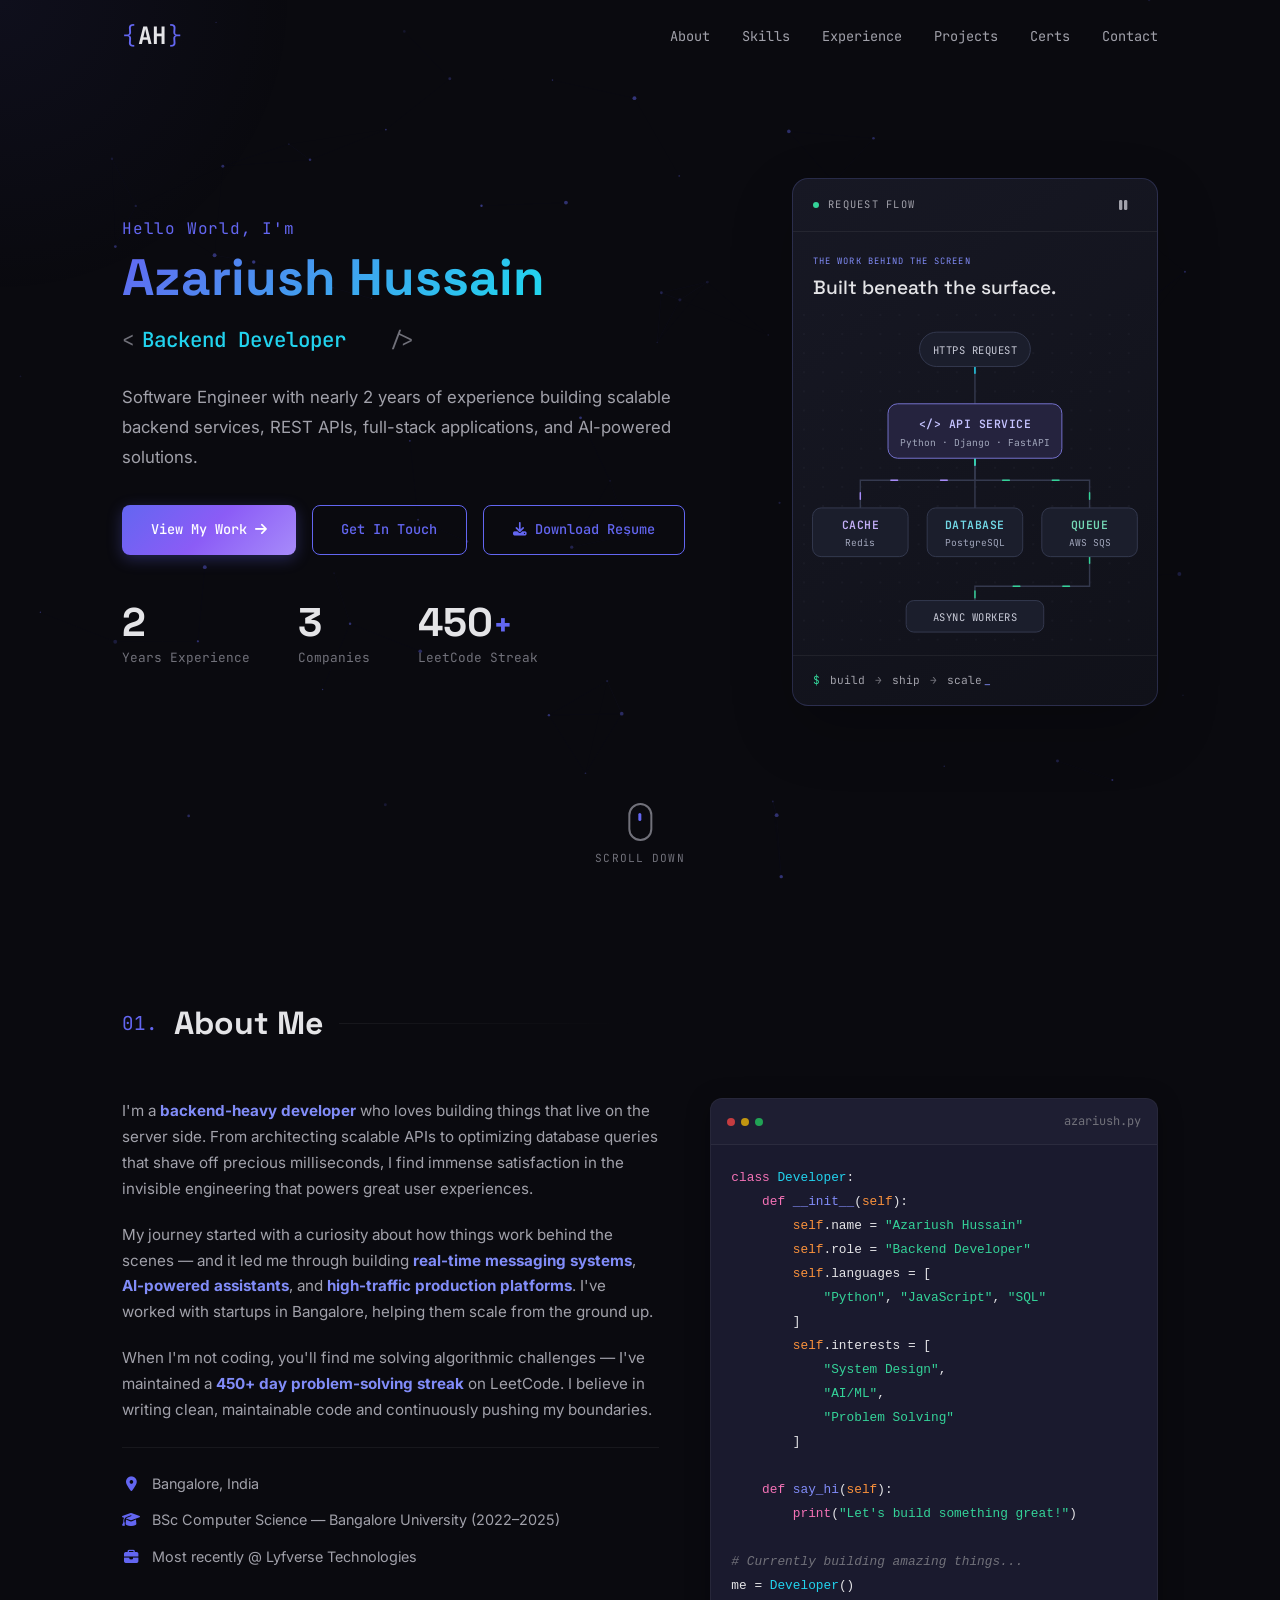
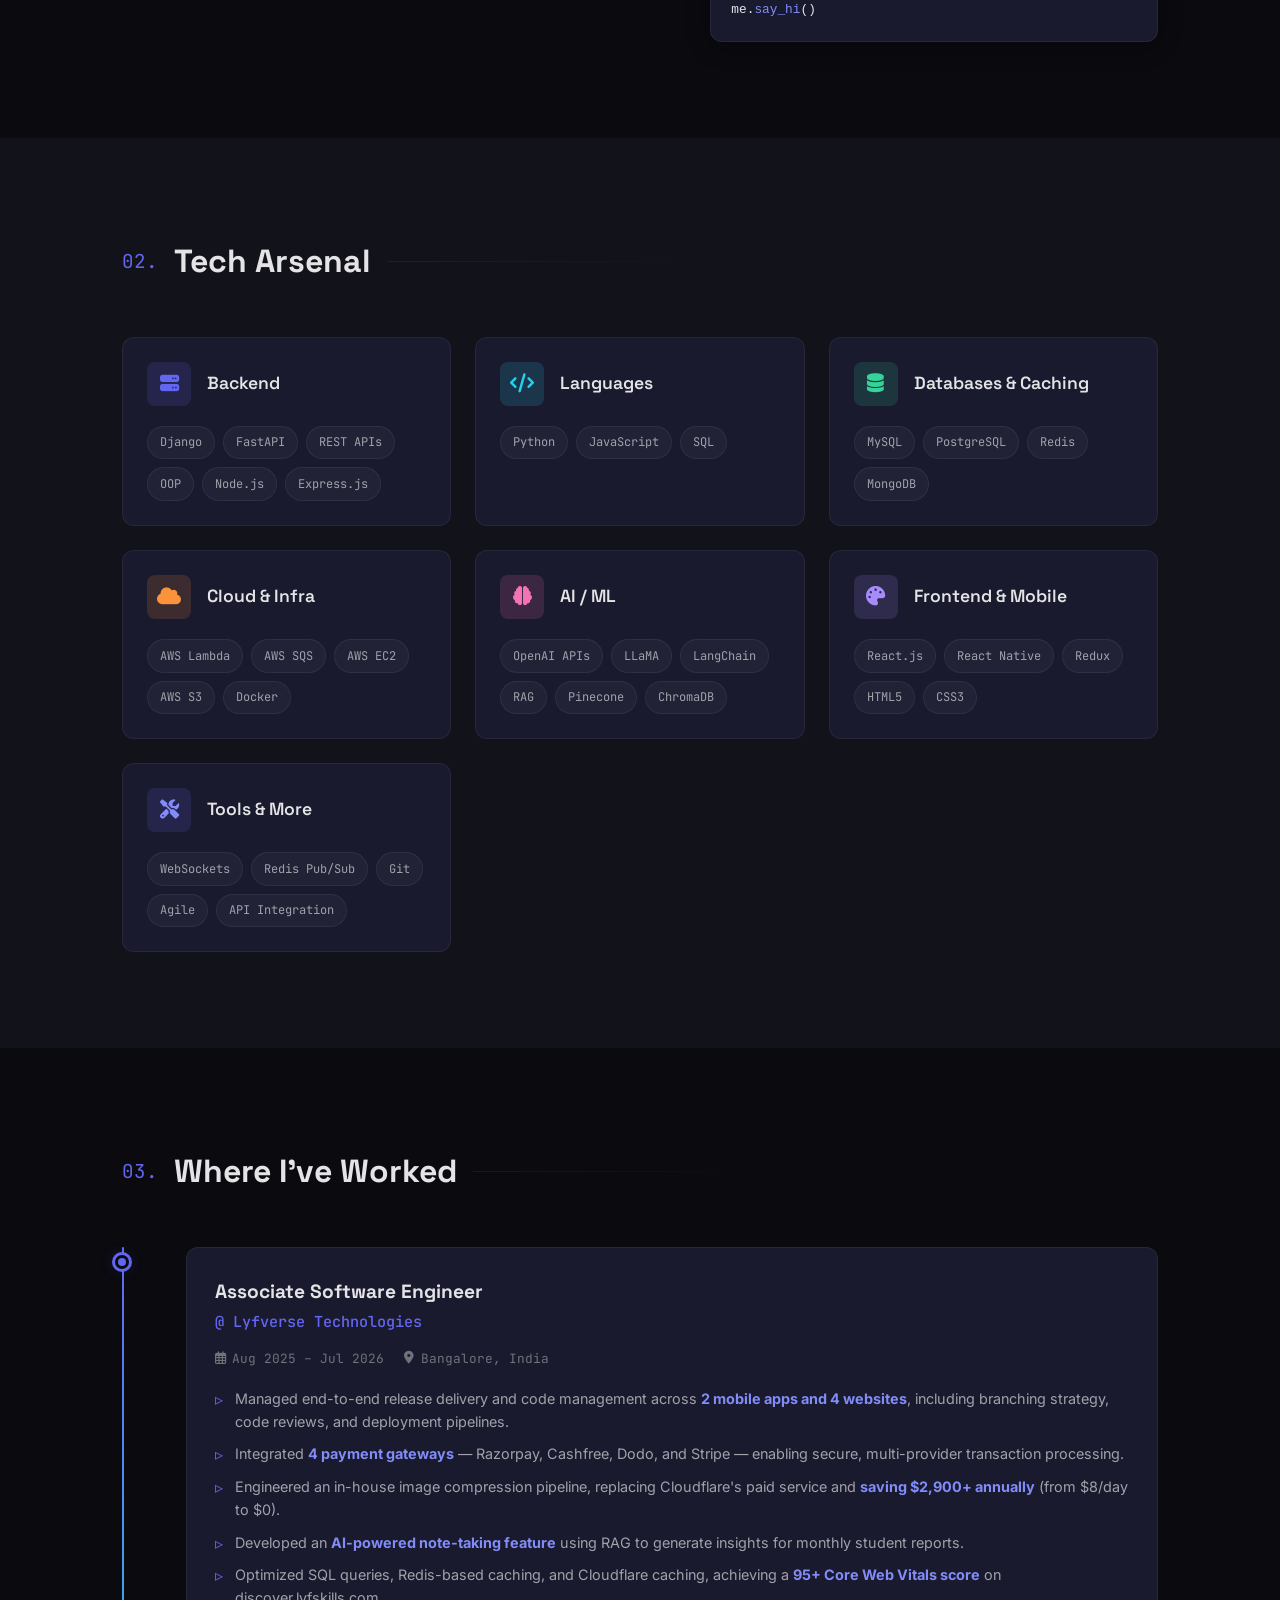
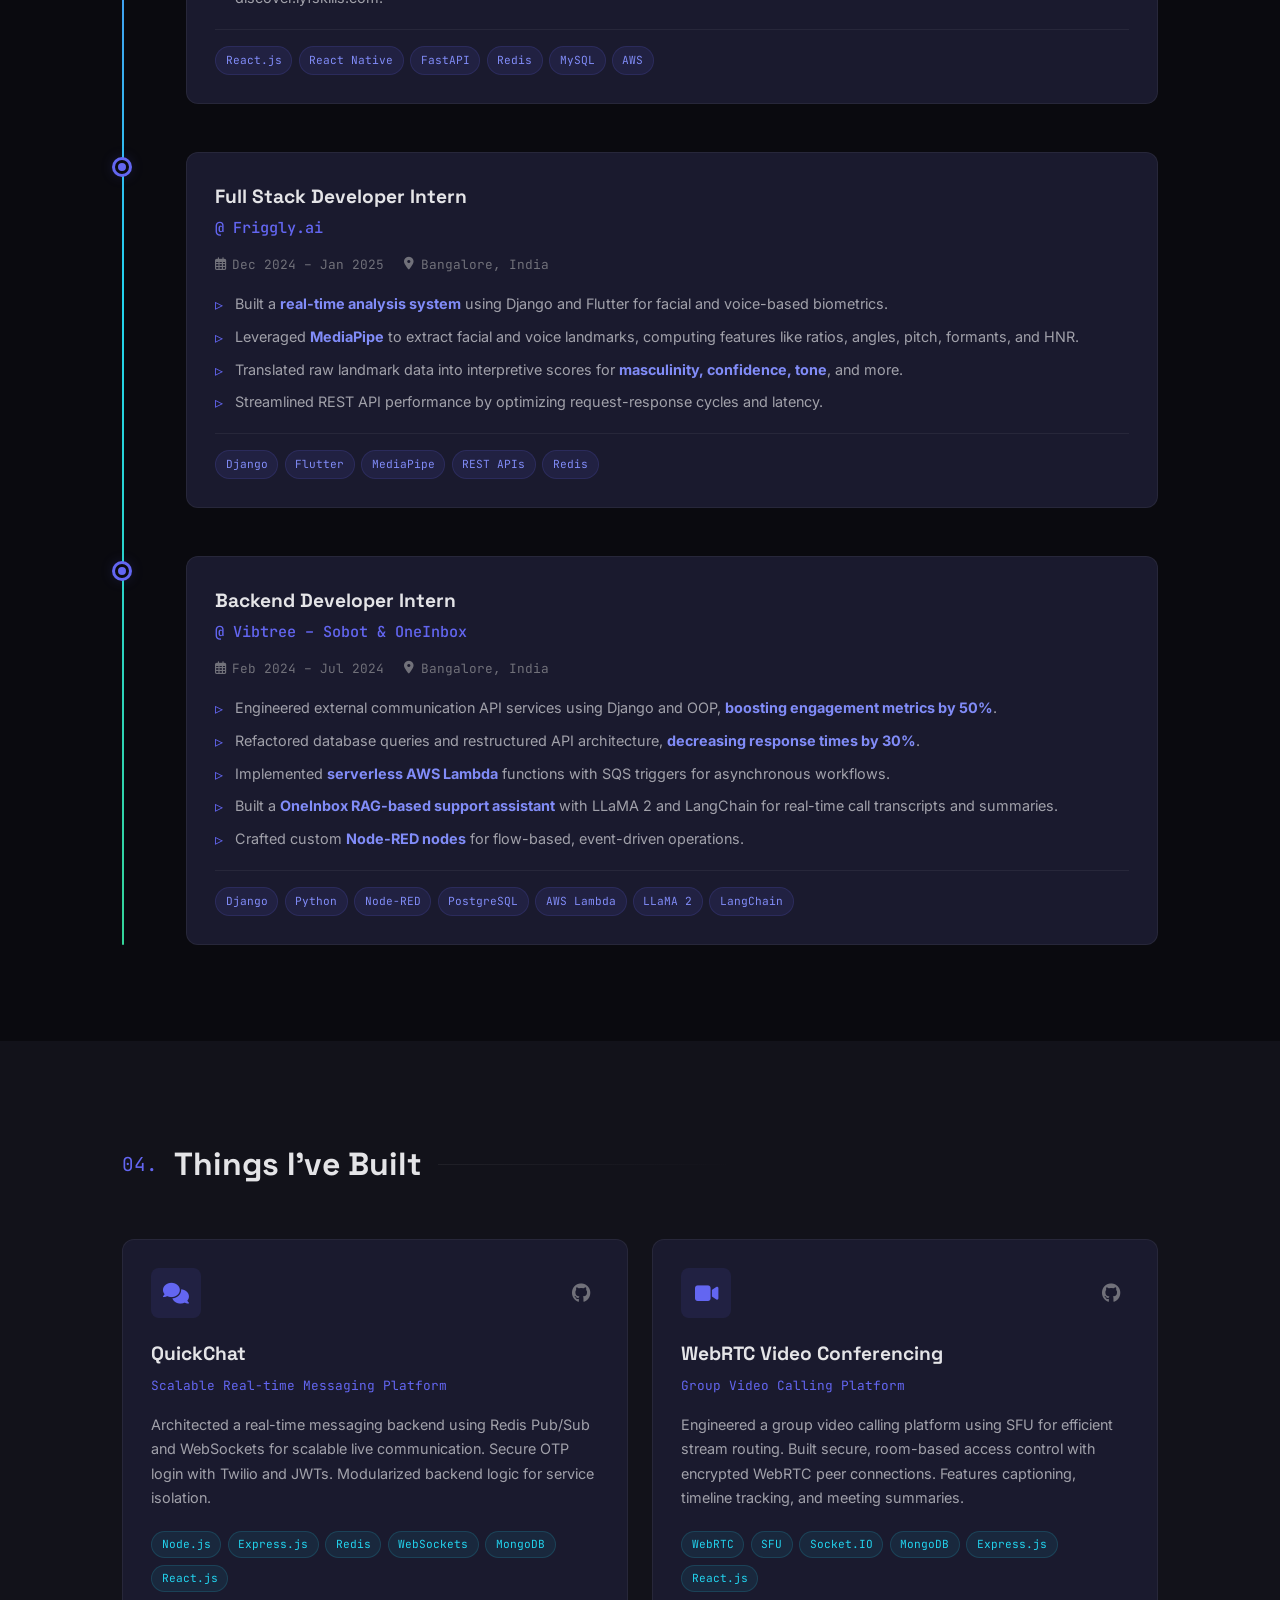
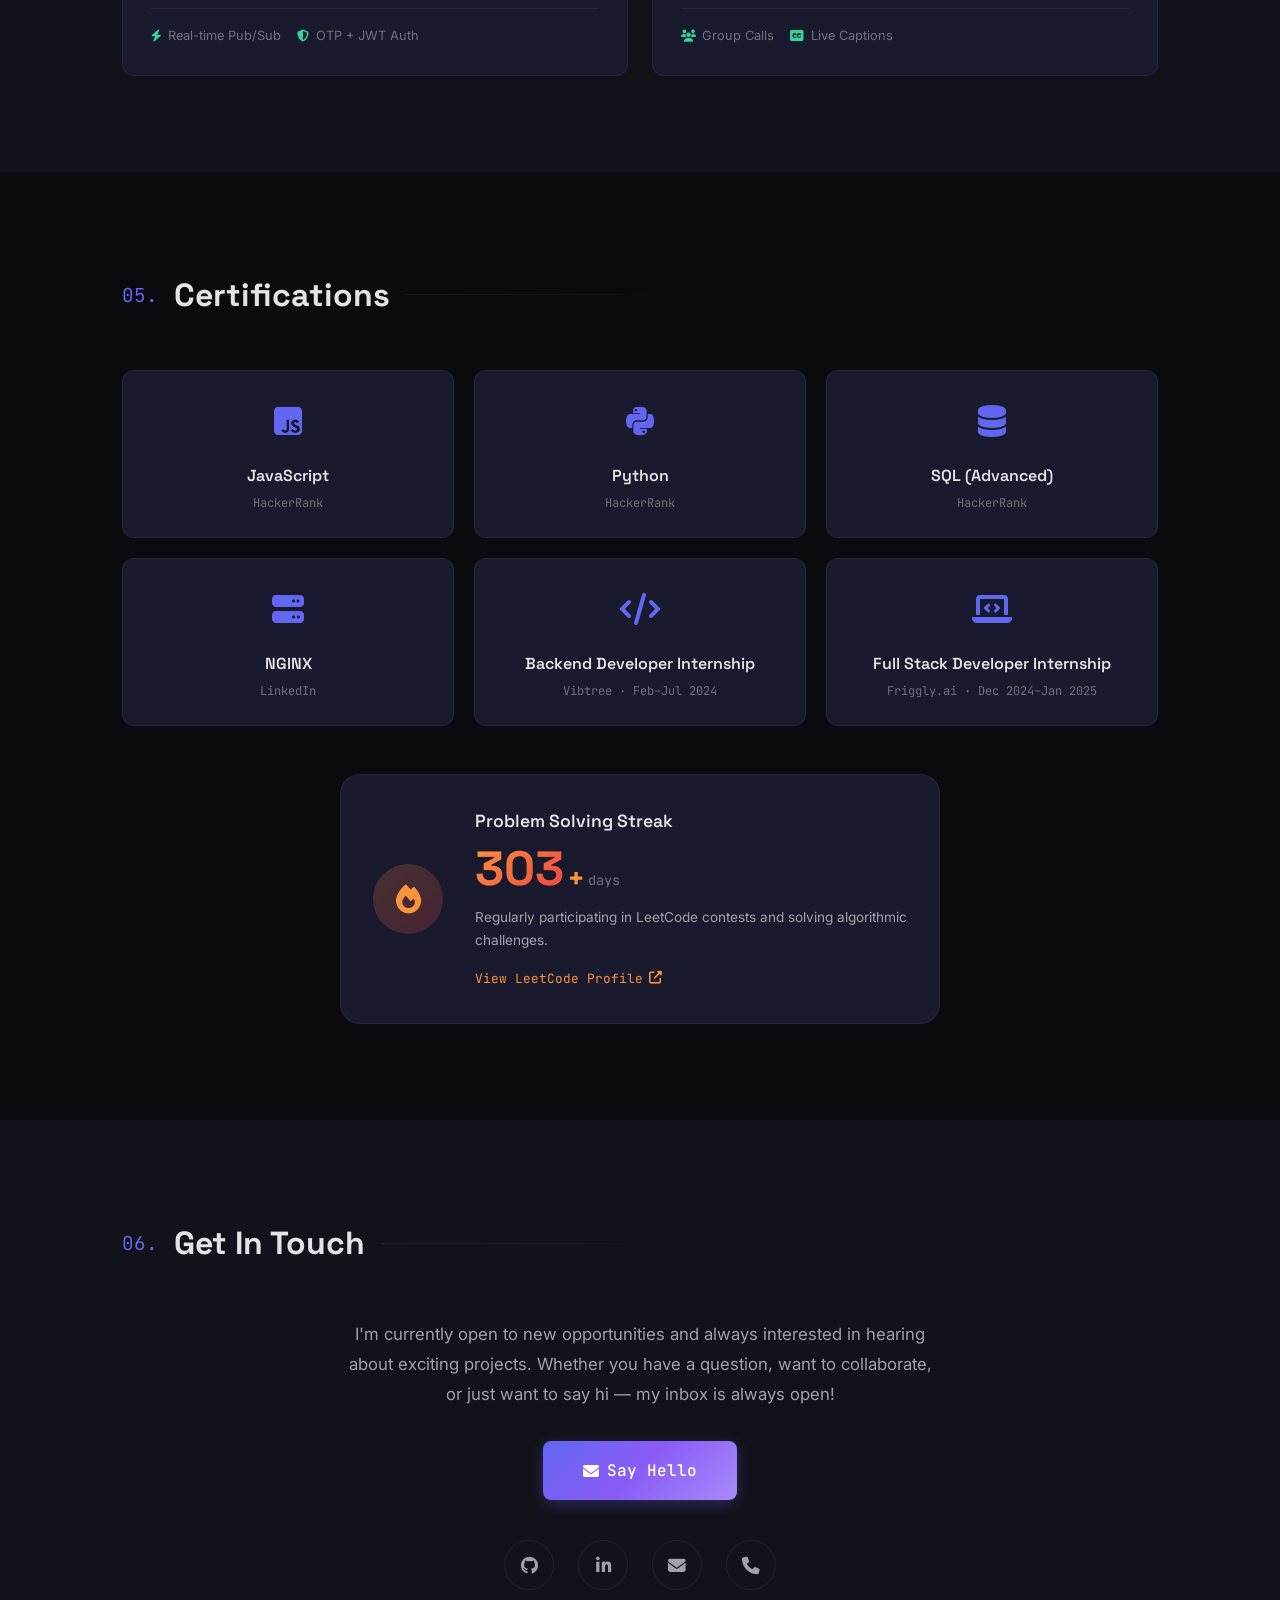
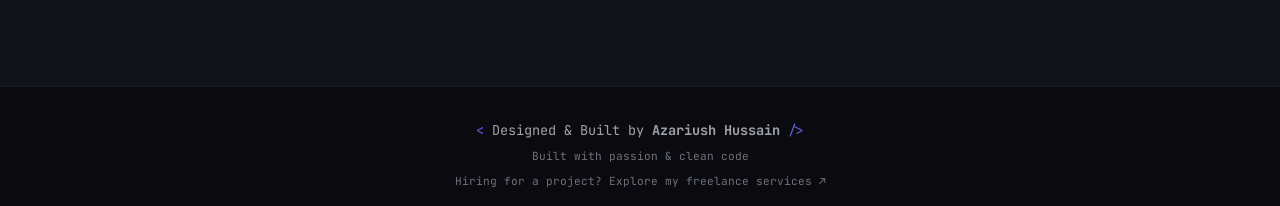
<file: index.html>
<!DOCTYPE html>
<html lang="en">
<head>
    <meta charset="UTF-8">
    <meta name="viewport" content="width=device-width, initial-scale=1.0">
    <title>Azariush Hussain — Backend Developer</title>
    <link rel="preconnect" href="https://fonts.googleapis.com">
    <link rel="preconnect" href="https://fonts.gstatic.com" crossorigin>
    <link href="https://fonts.googleapis.com/css2?family=JetBrains+Mono:wght@300;400;500;600;700&family=Inter:wght@300;400;500;600;700;800;900&family=Space+Grotesk:wght@300;400;500;600;700&display=swap" rel="stylesheet">
    <link rel="stylesheet" href="https://cdnjs.cloudflare.com/ajax/libs/font-awesome/6.5.1/css/all.min.css">
    <link rel="stylesheet" href="styles.css">
</head>
<body>
    <!-- Cursor glow effect -->
    <div class="cursor-glow" id="cursorGlow"></div>

    <!-- Particle background -->
    <canvas id="particles"></canvas>

    <!-- Navigation -->
    <nav class="navbar" id="navbar">
        <div class="nav-container">
            <a href="#hero" class="nav-logo">
                <span class="logo-bracket">{</span>
                <span class="logo-text">AH</span>
                <span class="logo-bracket">}</span>
            </a>
            <div class="nav-overlay" id="navOverlay"></div>
            <div class="nav-links" id="navLinks">
                <a href="#about" class="nav-link">About</a>
                <a href="#skills" class="nav-link">Skills</a>
                <a href="#experience" class="nav-link">Experience</a>
                <a href="#projects" class="nav-link">Projects</a>
                <a href="#certifications" class="nav-link">Certs</a>
                <a href="#contact" class="nav-link">Contact</a>
            </div>
            <button class="nav-toggle" id="navToggle" aria-label="Toggle navigation" aria-controls="navLinks" aria-expanded="false">
                <span></span>
                <span></span>
                <span></span>
            </button>
        </div>
    </nav>

    <!-- Hero Section -->
    <section class="hero" id="hero">
        <div class="hero-content">
            <div class="hero-text">
                <p class="hero-greeting animate-on-scroll">Hello World, I'm</p>
                <h1 class="hero-name animate-on-scroll">
                    <span class="name-gradient">Azariush Hussain</span>
                </h1>
                <div class="hero-titles animate-on-scroll">
                    <span class="title-tag">&lt;</span>
                    <span class="rotating-title" id="rotatingTitle">Backend Developer</span>
                    <span class="title-tag">/&gt;</span>
                </div>
                <p class="hero-description animate-on-scroll">
                    Software Engineer with nearly 2 years of experience building scalable backend services,
                    REST APIs, full-stack applications, and AI-powered solutions.
                </p>
                <div class="hero-cta animate-on-scroll">
                    <a href="#projects" class="btn btn-primary">
                        <span>View My Work</span>
                        <i class="fas fa-arrow-right"></i>
                    </a>
                    <a href="#contact" class="btn btn-outline">
                        <span>Get In Touch</span>
                    </a>
                    <a href="resume.pdf" class="btn btn-outline" download="Azariush-Hussain-Resume.pdf">
                        <i class="fas fa-download" aria-hidden="true"></i>
                        <span>Download Resume</span>
                    </a>
                </div>
                <div class="hero-stats animate-on-scroll">
                    <div class="stat">
                        <span class="stat-number" data-target="2">0</span>
                        <span class="stat-label">Years Experience</span>
                    </div>
                    <div class="stat">
                        <span class="stat-number" data-target="3">0</span>
                        <span class="stat-label">Companies</span>
                    </div>
                    <div class="stat">
                        <span class="stat-value"><span class="stat-number" data-target="450">0</span><span class="stat-plus">+</span></span>
                        <span class="stat-label">LeetCode Streak</span>
                    </div>
                </div>
            </div>
            <div class="backend-visual" id="backendVisual">
                <div class="backend-toolbar">
                    <span><span class="system-dot" aria-hidden="true"></span> REQUEST FLOW</span>
                    <button class="flow-toggle" id="flowToggle" type="button" aria-label="Pause backend animation" aria-pressed="false"><i class="fas fa-pause" aria-hidden="true"></i></button>
                </div>
                <div class="backend-heading">
                    <p>THE WORK BEHIND THE SCREEN</p>
                    <h2>Built beneath the surface.</h2>
                </div>
                <svg class="backend-diagram" viewBox="0 0 360 342" role="img" aria-labelledby="flowTitle flowDescription">
                    <title id="flowTitle">How I build backend systems</title>
                    <desc id="flowDescription">Requests enter a Python API, which uses Redis caching, a SQL database, and an asynchronous queue. Workers process queued jobs. Animated connections illustrate data moving between these services.</desc>
                    <defs>
                        <pattern id="systemGrid" width="20" height="20" patternUnits="userSpaceOnUse"><circle cx="1" cy="1" r="0.7" fill="#414455"/></pattern>
                    </defs>
                    <rect width="360" height="342" fill="url(#systemGrid)" opacity="0.35"/>
                    <g class="flow-tracks">
                        <path d="M180 55V94"/>
                        <path d="M180 151V174H60V203"/>
                        <path d="M180 151V203"/>
                        <path d="M180 151V174H300V203"/>
                        <path d="M300 254V285H180V300"/>
                    </g>
                    <g class="flow-signals" aria-hidden="true">
                        <path d="M180 55V94"/>
                        <path d="M180 151V174H60V203"/>
                        <path d="M180 151V203"/>
                        <path d="M180 151V174H300V203"/>
                        <path d="M300 254V285H180V300"/>
                    </g>
                    <g class="system-node request-node">
                        <rect x="122" y="19" width="116" height="36" rx="18"/>
                        <text x="180" y="42">HTTPS REQUEST</text>
                    </g>
                    <g class="system-node api-node">
                        <rect x="89" y="94" width="182" height="57" rx="10"/>
                        <text class="node-title" x="180" y="119">&lt;/&gt; API SERVICE</text>
                        <text class="node-detail" x="180" y="138">Python · Django · FastAPI</text>
                    </g>
                    <g class="system-node cache-node">
                        <rect x="10" y="203" width="100" height="51" rx="9"/>
                        <text class="node-title" x="60" y="225">CACHE</text>
                        <text class="node-detail" x="60" y="243">Redis</text>
                    </g>
                    <g class="system-node database-node">
                        <rect x="130" y="203" width="100" height="51" rx="9"/>
                        <text class="node-title" x="180" y="225">DATABASE</text>
                        <text class="node-detail" x="180" y="243">PostgreSQL</text>
                    </g>
                    <g class="system-node queue-node">
                        <rect x="250" y="203" width="100" height="51" rx="9"/>
                        <text class="node-title" x="300" y="225">QUEUE</text>
                        <text class="node-detail" x="300" y="243">AWS SQS</text>
                    </g>
                    <g class="system-node worker-node">
                        <rect x="108" y="300" width="144" height="33" rx="8"/>
                        <text x="180" y="321">ASYNC WORKERS</text>
                    </g>
                </svg>
                <div class="backend-footer"><span class="build-prompt">$</span> build <span>→</span> ship <span>→</span> scale<span class="build-cursor" aria-hidden="true">_</span></div>
            </div>
        </div>
        <div class="scroll-indicator">
            <div class="mouse">
                <div class="wheel"></div>
            </div>
            <span>Scroll Down</span>
        </div>
    </section>

    <!-- About Section -->
    <section class="section" id="about">
        <div class="container">
            <h2 class="section-title animate-on-scroll">
                <span class="title-number">01.</span> About Me
            </h2>
            <div class="about-grid">
                <div class="about-text animate-on-scroll">
                    <p>
                        I'm a <strong>backend-heavy developer</strong> who loves building things that live on the server side.
                        From architecting scalable APIs to optimizing database queries that shave off precious milliseconds,
                        I find immense satisfaction in the invisible engineering that powers great user experiences.
                    </p>
                    <p>
                        My journey started with a curiosity about how things work behind the scenes — and it led me
                        through building <strong>real-time messaging systems</strong>, <strong>AI-powered assistants</strong>,
                        and <strong>high-traffic production platforms</strong>. I've worked with startups in Bangalore,
                        helping them scale from the ground up.
                    </p>
                    <p>
                        When I'm not coding, you'll find me solving algorithmic challenges — I've maintained a
                        <strong>450+ day problem-solving streak</strong> on LeetCode. I believe in writing clean,
                        maintainable code and continuously pushing my boundaries.
                    </p>
                    <div class="about-highlights">
                        <div class="highlight">
                            <i class="fas fa-map-marker-alt"></i>
                            <span>Bangalore, India</span>
                        </div>
                        <div class="highlight">
                            <i class="fas fa-graduation-cap"></i>
                            <span>BSc Computer Science — Bangalore University (2022–2025)</span>
                        </div>
                        <div class="highlight">
                            <i class="fas fa-briefcase"></i>
                            <span>Most recently @ Lyfverse Technologies</span>
                        </div>
                    </div>
                </div>
                <div class="about-image animate-on-scroll">
                    <div class="code-card">
                        <div class="code-header">
                            <span class="code-dot"></span>
                            <span class="code-dot"></span>
                            <span class="code-dot"></span>
                            <span class="code-filename">azariush.py</span>
                        </div>
                        <pre class="code-content"><code><span class="keyword">class</span> <span class="classname">Developer</span>:
    <span class="keyword">def</span> <span class="function">__init__</span>(<span class="param">self</span>):
        <span class="param">self</span>.name = <span class="string">"Azariush Hussain"</span>
        <span class="param">self</span>.role = <span class="string">"Backend Developer"</span>
        <span class="param">self</span>.languages = [
            <span class="string">"Python"</span>, <span class="string">"JavaScript"</span>, <span class="string">"SQL"</span>
        ]
        <span class="param">self</span>.interests = [
            <span class="string">"System Design"</span>,
            <span class="string">"AI/ML"</span>,
            <span class="string">"Problem Solving"</span>
        ]

    <span class="keyword">def</span> <span class="function">say_hi</span>(<span class="param">self</span>):
        <span class="keyword">print</span>(<span class="string">"Let's build something great!"</span>)

<span class="comment"># Currently building amazing things...</span>
me = <span class="classname">Developer</span>()
me.<span class="function">say_hi</span>()</code></pre>
                    </div>
                </div>
            </div>
        </div>
    </section>

    <!-- Skills Section -->
    <section class="section section-alt" id="skills">
        <div class="container">
            <h2 class="section-title animate-on-scroll">
                <span class="title-number">02.</span> Tech Arsenal
            </h2>
            <div class="skills-grid">
                <!-- Backend -->
                <div class="skill-category animate-on-scroll">
                    <div class="skill-category-header">
                        <div class="skill-icon backend">
                            <i class="fas fa-server"></i>
                        </div>
                        <h3>Backend</h3>
                    </div>
                    <div class="skill-tags">
                        <span class="skill-tag" data-level="95">Django</span>
                        <span class="skill-tag" data-level="90">FastAPI</span>
                        <span class="skill-tag" data-level="95">REST APIs</span>
                        <span class="skill-tag" data-level="85">OOP</span>
                        <span class="skill-tag" data-level="80">Node.js</span>
                        <span class="skill-tag" data-level="80">Express.js</span>
                    </div>
                </div>

                <!-- Languages -->
                <div class="skill-category animate-on-scroll">
                    <div class="skill-category-header">
                        <div class="skill-icon languages">
                            <i class="fas fa-code"></i>
                        </div>
                        <h3>Languages</h3>
                    </div>
                    <div class="skill-tags">
                        <span class="skill-tag" data-level="95">Python</span>
                        <span class="skill-tag" data-level="85">JavaScript</span>
                        <span class="skill-tag" data-level="90">SQL</span>
                    </div>
                </div>

                <!-- Databases -->
                <div class="skill-category animate-on-scroll">
                    <div class="skill-category-header">
                        <div class="skill-icon databases">
                            <i class="fas fa-database"></i>
                        </div>
                        <h3>Databases & Caching</h3>
                    </div>
                    <div class="skill-tags">
                        <span class="skill-tag" data-level="90">MySQL</span>
                        <span class="skill-tag" data-level="85">PostgreSQL</span>
                        <span class="skill-tag" data-level="90">Redis</span>
                        <span class="skill-tag" data-level="80">MongoDB</span>
                    </div>
                </div>

                <!-- Cloud -->
                <div class="skill-category animate-on-scroll">
                    <div class="skill-category-header">
                        <div class="skill-icon cloud">
                            <i class="fas fa-cloud"></i>
                        </div>
                        <h3>Cloud & Infra</h3>
                    </div>
                    <div class="skill-tags">
                        <span class="skill-tag" data-level="85">AWS Lambda</span>
                        <span class="skill-tag" data-level="80">AWS SQS</span>
                        <span class="skill-tag" data-level="85">AWS EC2</span>
                        <span class="skill-tag" data-level="80">AWS S3</span>
                        <span class="skill-tag" data-level="85">Docker</span>
                    </div>
                </div>

                <!-- AI/ML -->
                <div class="skill-category animate-on-scroll">
                    <div class="skill-category-header">
                        <div class="skill-icon ai">
                            <i class="fas fa-brain"></i>
                        </div>
                        <h3>AI / ML</h3>
                    </div>
                    <div class="skill-tags">
                        <span class="skill-tag" data-level="85">OpenAI APIs</span>
                        <span class="skill-tag" data-level="80">LLaMA</span>
                        <span class="skill-tag" data-level="85">LangChain</span>
                        <span class="skill-tag" data-level="85">RAG</span>
                        <span class="skill-tag" data-level="80">Pinecone</span>
                        <span class="skill-tag" data-level="75">ChromaDB</span>
                    </div>
                </div>

                <!-- Frontend -->
                <div class="skill-category animate-on-scroll">
                    <div class="skill-category-header">
                        <div class="skill-icon frontend">
                            <i class="fas fa-palette"></i>
                        </div>
                        <h3>Frontend & Mobile</h3>
                    </div>
                    <div class="skill-tags">
                        <span class="skill-tag" data-level="80">React.js</span>
                        <span class="skill-tag" data-level="75">React Native</span>
                        <span class="skill-tag" data-level="80">Redux</span>
                        <span class="skill-tag" data-level="85">HTML5</span>
                        <span class="skill-tag" data-level="80">CSS3</span>
                    </div>
                </div>

                <!-- Tools -->
                <div class="skill-category animate-on-scroll">
                    <div class="skill-category-header">
                        <div class="skill-icon tools">
                            <i class="fas fa-tools"></i>
                        </div>
                        <h3>Tools & More</h3>
                    </div>
                    <div class="skill-tags">
                        <span class="skill-tag" data-level="85">WebSockets</span>
                        <span class="skill-tag" data-level="80">Redis Pub/Sub</span>
                        <span class="skill-tag" data-level="90">Git</span>
                        <span class="skill-tag" data-level="80">Agile</span>
                        <span class="skill-tag" data-level="85">API Integration</span>
                    </div>
                </div>
            </div>
        </div>
    </section>

    <!-- Experience Section -->
    <section class="section" id="experience">
        <div class="container">
            <h2 class="section-title animate-on-scroll">
                <span class="title-number">03.</span> Where I've Worked
            </h2>
            <div class="timeline">
                <!-- Experience 1 -->
                <div class="timeline-item animate-on-scroll">
                    <div class="timeline-dot"></div>
                    <div class="timeline-content">
                        <div class="timeline-header">
                            <h3>Associate Software Engineer</h3>
                            <span class="company">@ <a href="https://www.lyfskills.com/" target="_blank" rel="noopener">Lyfverse Technologies</a></span>
                        </div>
                        <span class="timeline-date">
                            <i class="far fa-calendar-alt"></i> Aug 2025 – Jul 2026
                        </span>
                        <span class="timeline-location">
                            <i class="fas fa-map-marker-alt"></i> Bangalore, India
                        </span>
                        <ul class="timeline-details">
                            <li>Managed end-to-end release delivery and code management across <strong>2 mobile apps and 4 websites</strong>, including branching strategy, code reviews, and deployment pipelines.</li>
                            <li>Integrated <strong>4 payment gateways</strong> — Razorpay, Cashfree, Dodo, and Stripe — enabling secure, multi-provider transaction processing.</li>
                            <li>Engineered an in-house image compression pipeline, replacing Cloudflare's paid service and <strong>saving $2,900+ annually</strong> (from $8/day to $0).</li>
                            <li>Developed an <strong>AI-powered note-taking feature</strong> using RAG to generate insights for monthly student reports.</li>
                            <li>Optimized SQL queries, Redis-based caching, and Cloudflare caching, achieving a <strong>95+ Core Web Vitals score</strong> on <a href="https://discover.lyfskills.com/" target="_blank" rel="noopener">discover.lyfskills.com</a>.</li>
                        </ul>
                        <div class="timeline-tech">
                            <span>React.js</span><span>React Native</span><span>FastAPI</span><span>Redis</span><span>MySQL</span><span>AWS</span>
                        </div>
                    </div>
                </div>

                <!-- Experience 2 -->
                <div class="timeline-item animate-on-scroll">
                    <div class="timeline-dot"></div>
                    <div class="timeline-content">
                        <div class="timeline-header">
                            <h3>Full Stack Developer Intern</h3>
                            <span class="company">@ <a href="https://friggly.ai/" target="_blank" rel="noopener">Friggly.ai</a></span>
                        </div>
                        <span class="timeline-date">
                            <i class="far fa-calendar-alt"></i> Dec 2024 – Jan 2025
                        </span>
                        <span class="timeline-location">
                            <i class="fas fa-map-marker-alt"></i> Bangalore, India
                        </span>
                        <ul class="timeline-details">
                            <li>Built a <strong>real-time analysis system</strong> using Django and Flutter for facial and voice-based biometrics.</li>
                            <li>Leveraged <strong>MediaPipe</strong> to extract facial and voice landmarks, computing features like ratios, angles, pitch, formants, and HNR.</li>
                            <li>Translated raw landmark data into interpretive scores for <strong>masculinity, confidence, tone</strong>, and more.</li>
                            <li>Streamlined REST API performance by optimizing request-response cycles and latency.</li>
                        </ul>
                        <div class="timeline-tech">
                            <span>Django</span><span>Flutter</span><span>MediaPipe</span><span>REST APIs</span><span>Redis</span>
                        </div>
                    </div>
                </div>

                <!-- Experience 3 -->
                <div class="timeline-item animate-on-scroll">
                    <div class="timeline-dot"></div>
                    <div class="timeline-content">
                        <div class="timeline-header">
                            <h3>Backend Developer Intern</h3>
                            <span class="company">@ Vibtree – <a href="https://sobot.in/" target="_blank" rel="noopener">Sobot</a> &amp; <a href="https://oneinbox.ai/" target="_blank" rel="noopener">OneInbox</a></span>
                        </div>
                        <span class="timeline-date">
                            <i class="far fa-calendar-alt"></i> Feb 2024 – Jul 2024
                        </span>
                        <span class="timeline-location">
                            <i class="fas fa-map-marker-alt"></i> Bangalore, India
                        </span>
                        <ul class="timeline-details">
                            <li>Engineered external communication API services using Django and OOP, <strong>boosting engagement metrics by 50%</strong>.</li>
                            <li>Refactored database queries and restructured API architecture, <strong>decreasing response times by 30%</strong>.</li>
                            <li>Implemented <strong>serverless AWS Lambda</strong> functions with SQS triggers for asynchronous workflows.</li>
                            <li>Built a <strong>OneInbox RAG-based support assistant</strong> with LLaMA 2 and LangChain for real-time call transcripts and summaries.</li>
                            <li>Crafted custom <strong>Node-RED nodes</strong> for flow-based, event-driven operations.</li>
                        </ul>
                        <div class="timeline-tech">
                            <span>Django</span><span>Python</span><span>Node-RED</span><span>PostgreSQL</span><span>AWS Lambda</span><span>LLaMA 2</span><span>LangChain</span>
                        </div>
                    </div>
                </div>
            </div>
        </div>
    </section>

    <!-- Projects Section -->
    <section class="section section-alt" id="projects">
        <div class="container">
            <h2 class="section-title animate-on-scroll">
                <span class="title-number">04.</span> Things I've Built
            </h2>
            <div class="projects-grid">
                <!-- Project 1 -->
                <div class="project-card animate-on-scroll">
                    <div class="project-card-inner">
                        <div class="project-header">
                            <div class="project-icon">
                                <i class="fas fa-comments"></i>
                            </div>
                            <div class="project-links">
                                <a href="https://github.com/AzariushHussain/QuickChat" target="_blank" rel="noopener" aria-label="View QuickChat on GitHub">
                                    <i class="fab fa-github"></i>
                                </a>
                            </div>
                        </div>
                        <h3 class="project-title">QuickChat</h3>
                        <p class="project-subtitle">Scalable Real-time Messaging Platform</p>
                        <p class="project-description">
                            Architected a real-time messaging backend using Redis Pub/Sub and WebSockets for
                            scalable live communication. Secure OTP login with Twilio and JWTs. Modularized
                            backend logic for service isolation.
                        </p>
                        <div class="project-tech">
                            <span>Node.js</span>
                            <span>Express.js</span>
                            <span>Redis</span>
                            <span>WebSockets</span>
                            <span>MongoDB</span>
                            <span>React.js</span>
                        </div>
                        <div class="project-highlights">
                            <div class="highlight-item">
                                <i class="fas fa-bolt"></i>
                                <span>Real-time Pub/Sub</span>
                            </div>
                            <div class="highlight-item">
                                <i class="fas fa-shield-alt"></i>
                                <span>OTP + JWT Auth</span>
                            </div>
                        </div>
                    </div>
                </div>

                <!-- Project 2 -->
                <div class="project-card animate-on-scroll">
                    <div class="project-card-inner">
                        <div class="project-header">
                            <div class="project-icon">
                                <i class="fas fa-video"></i>
                            </div>
                            <div class="project-links">
                                <a href="https://github.com/AzariushHussain/quickMeet" target="_blank" rel="noopener" aria-label="View video conferencing project on GitHub">
                                    <i class="fab fa-github"></i>
                                </a>
                            </div>
                        </div>
                        <h3 class="project-title">WebRTC Video Conferencing</h3>
                        <p class="project-subtitle">Group Video Calling Platform</p>
                        <p class="project-description">
                            Engineered a group video calling platform using SFU for efficient stream routing.
                            Built secure, room-based access control with encrypted WebRTC peer connections.
                            Features captioning, timeline tracking, and meeting summaries.
                        </p>
                        <div class="project-tech">
                            <span>WebRTC</span>
                            <span>SFU</span>
                            <span>Socket.IO</span>
                            <span>MongoDB</span>
                            <span>Express.js</span>
                            <span>React.js</span>
                        </div>
                        <div class="project-highlights">
                            <div class="highlight-item">
                                <i class="fas fa-users"></i>
                                <span>Group Calls</span>
                            </div>
                            <div class="highlight-item">
                                <i class="fas fa-closed-captioning"></i>
                                <span>Live Captions</span>
                            </div>
                        </div>
                    </div>
                </div>


            </div>
        </div>
    </section>

    <!-- Certifications Section -->
    <section class="section" id="certifications">
        <div class="container">
            <h2 class="section-title animate-on-scroll">
                <span class="title-number">05.</span> Certifications
            </h2>
            <div class="certs-grid">
                <a class="cert-card animate-on-scroll" href="https://www.hackerrank.com/certificates/3b65f09bd8b9" target="_blank" rel="noopener" aria-label="View JavaScript certificate from HackerRank (opens in new tab)">
                    <div class="cert-icon"><i class="fab fa-js-square" aria-hidden="true"></i></div>
                    <h4>JavaScript</h4>
                    <p>HackerRank</p>
                </a>
                <a class="cert-card animate-on-scroll" href="https://www.hackerrank.com/certificates/e983b18005c6" target="_blank" rel="noopener" aria-label="View Python certificate from HackerRank (opens in new tab)">
                    <div class="cert-icon"><i class="fab fa-python" aria-hidden="true"></i></div>
                    <h4>Python</h4>
                    <p>HackerRank</p>
                </a>
                <a class="cert-card animate-on-scroll" href="https://www.hackerrank.com/certificates/3ef5a73ae030" target="_blank" rel="noopener" aria-label="View SQL (Advanced) certificate from HackerRank (opens in new tab)">
                    <div class="cert-icon"><i class="fas fa-database" aria-hidden="true"></i></div>
                    <h4>SQL (Advanced)</h4>
                    <p>HackerRank</p>
                </a>
                <a class="cert-card animate-on-scroll" href="https://media.licdn.com/dms/image/v2/D5622AQHLxuF-qEJTBg/feedshare-shrink_1280/B56ZesOdV7G0Ak-/0/1750941161111?e=1755129600&amp;v=beta&amp;t=_ah_mbad9aBZHawbRRo9IzGrBbmGsQVgkNJK455uofI" target="_blank" rel="noopener" aria-label="View NGINX certificate from LinkedIn (opens in new tab)">
                    <div class="cert-icon"><i class="fas fa-server" aria-hidden="true"></i></div>
                    <h4>NGINX</h4>
                    <p>LinkedIn</p>
                </a>
                <a class="cert-card animate-on-scroll" href="https://drive.google.com/file/d/1C8Lu12iIktWydyx_VZWdLtVi42jv2pBj/view?usp=sharing" target="_blank" rel="noopener" aria-label="View Backend Developer Internship certificate from Vibtree · Feb–Jul 2024 (opens in new tab)">
                    <div class="cert-icon"><i class="fas fa-code" aria-hidden="true"></i></div>
                    <h4>Backend Developer Internship</h4>
                    <p>Vibtree · Feb–Jul 2024</p>
                </a>
                <a class="cert-card animate-on-scroll" href="https://drive.google.com/file/d/12oejVriUCPu-xpIeYw7QkYQdCGIlpC8r/view?usp=sharing" target="_blank" rel="noopener" aria-label="View Full Stack Developer Internship certificate from Friggly.ai · Dec 2024–Jan 2025 (opens in new tab)">
                    <div class="cert-icon"><i class="fas fa-laptop-code" aria-hidden="true"></i></div>
                    <h4>Full Stack Developer Internship</h4>
                    <p>Friggly.ai · Dec 2024–Jan 2025</p>
                </a>
            </div>

            <!-- LeetCode Stats -->
            <div class="leetcode-section animate-on-scroll">
                <div class="leetcode-card">
                    <div class="leetcode-icon">
                        <i class="fas fa-fire"></i>
                    </div>
                    <div class="leetcode-info">
                        <h3>Problem Solving Streak</h3>
                        <div class="streak-counter">
                            <span class="streak-number" data-target="450">0</span>
                            <span class="streak-plus">+</span>
                            <span class="streak-label">days</span>
                        </div>
                        <p>Regularly participating in LeetCode contests and solving algorithmic challenges.</p>
                        <a href="https://leetcode.com/u/azariush_hussain/" target="_blank" rel="noopener" class="leetcode-link">
                            View LeetCode Profile <i class="fas fa-external-link-alt"></i>
                        </a>
                    </div>
                </div>
            </div>
        </div>
    </section>

    <!-- Contact Section -->
    <section class="section section-alt" id="contact">
        <div class="container">
            <h2 class="section-title animate-on-scroll">
                <span class="title-number">06.</span> Get In Touch
            </h2>
            <div class="contact-content animate-on-scroll">
                <p class="contact-description">
                    I'm currently open to new opportunities and always interested in hearing about
                    exciting projects. Whether you have a question, want to collaborate, or just
                    want to say hi — my inbox is always open!
                </p>
                <a href="mailto:azariushhussain@gmail.com" class="btn btn-primary btn-large">
                    <i class="fas fa-envelope"></i>
                    <span>Say Hello</span>
                </a>
                <div class="contact-socials">
                    <a href="https://github.com/AzariushHussain" target="_blank" rel="noopener" class="social-link" aria-label="GitHub">
                        <i class="fab fa-github"></i>
                    </a>
                    <a href="https://www.linkedin.com/in/azariush-hussain" target="_blank" rel="noopener" class="social-link" aria-label="LinkedIn">
                        <i class="fab fa-linkedin-in"></i>
                    </a>
                    <a href="mailto:azariushhussain@gmail.com" class="social-link" aria-label="Email">
                        <i class="fas fa-envelope"></i>
                    </a>
                    <a href="tel:+916299242612" class="social-link" aria-label="Phone">
                        <i class="fas fa-phone"></i>
                    </a>
                </div>
            </div>
        </div>
    </section>

    <!-- Footer -->
    <footer class="footer">
        <div class="container">
            <div class="footer-content">
                <p class="footer-text">
                    <span class="footer-code">&lt;</span>
                    Designed & Built by <strong>Azariush Hussain</strong>
                    <span class="footer-code">/&gt;</span>
                </p>
                <p class="footer-note">Built with passion & clean code</p>
                <a class="footer-note" href="freelance/">Hiring for a project? Explore my freelance services ↗</a>
            </div>
        </div>
    </footer>

    <script src="script.js"></script>
</body>
</html>
</file>
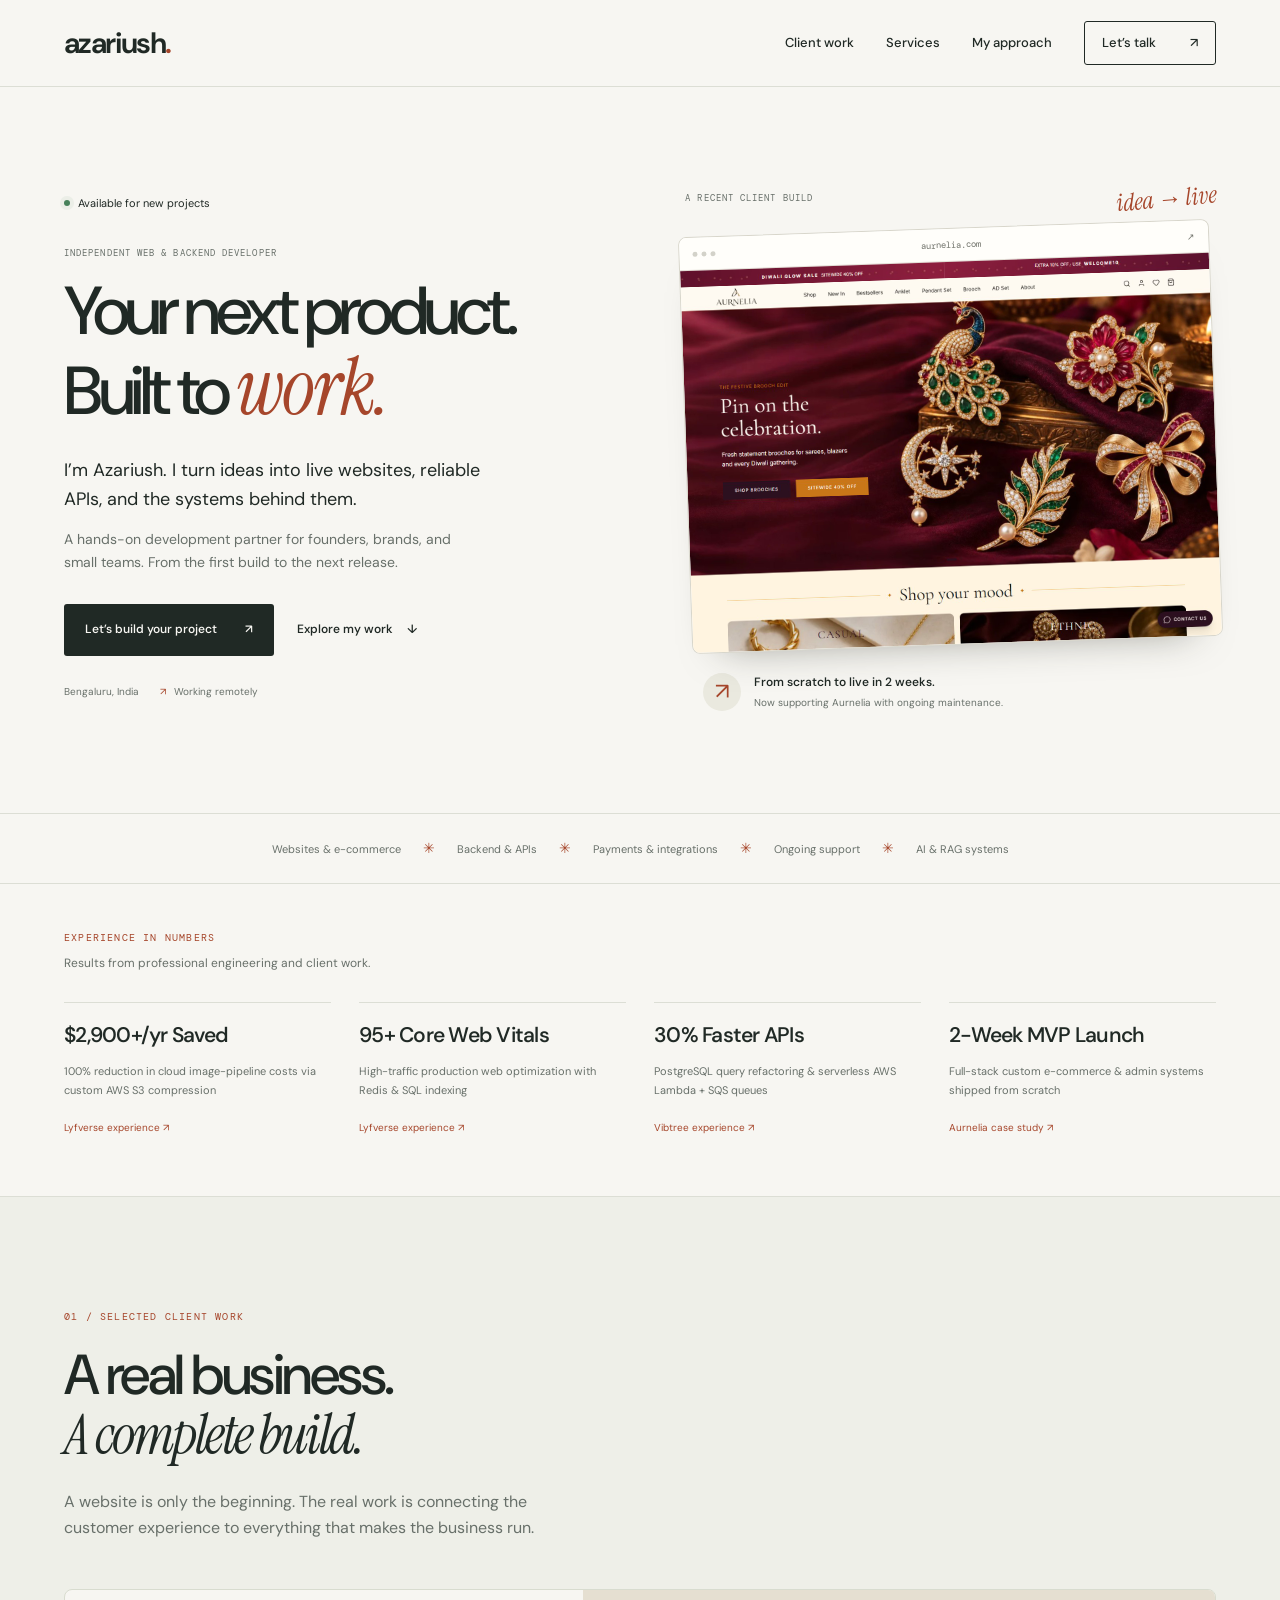
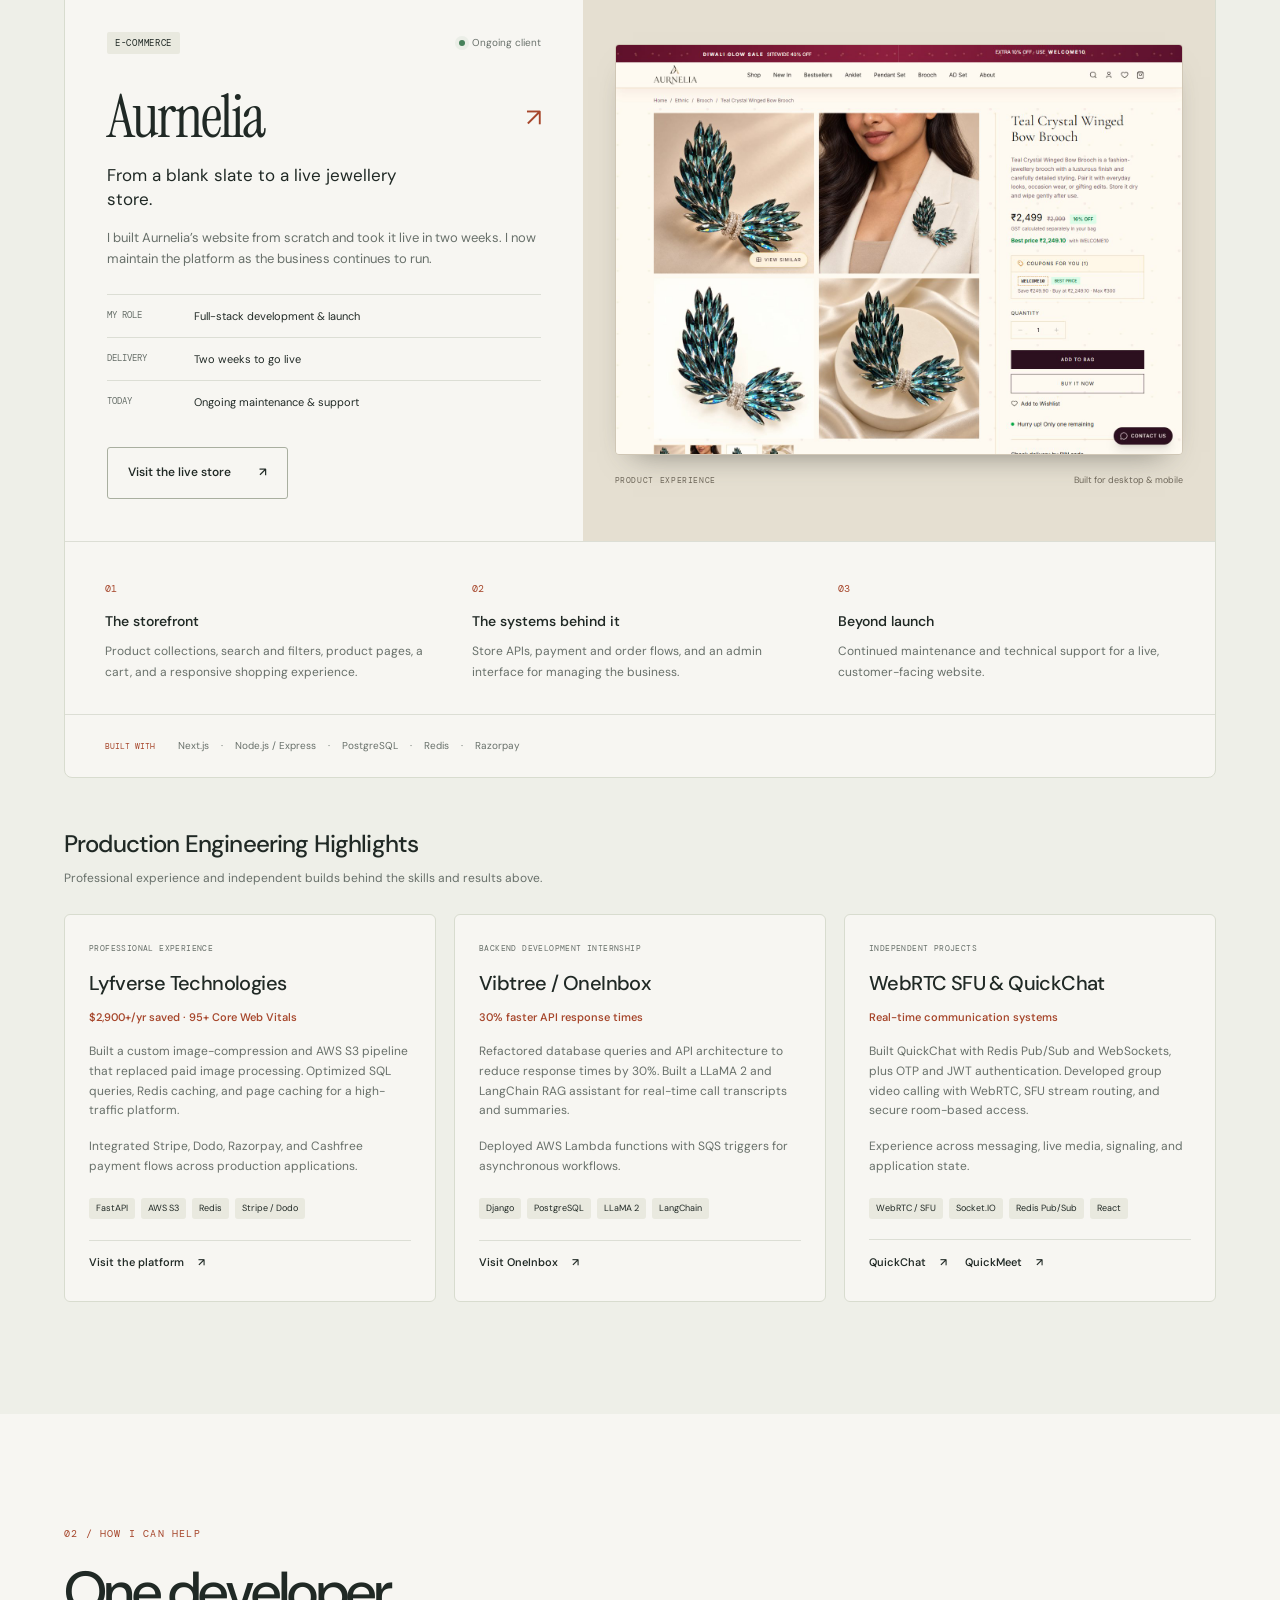
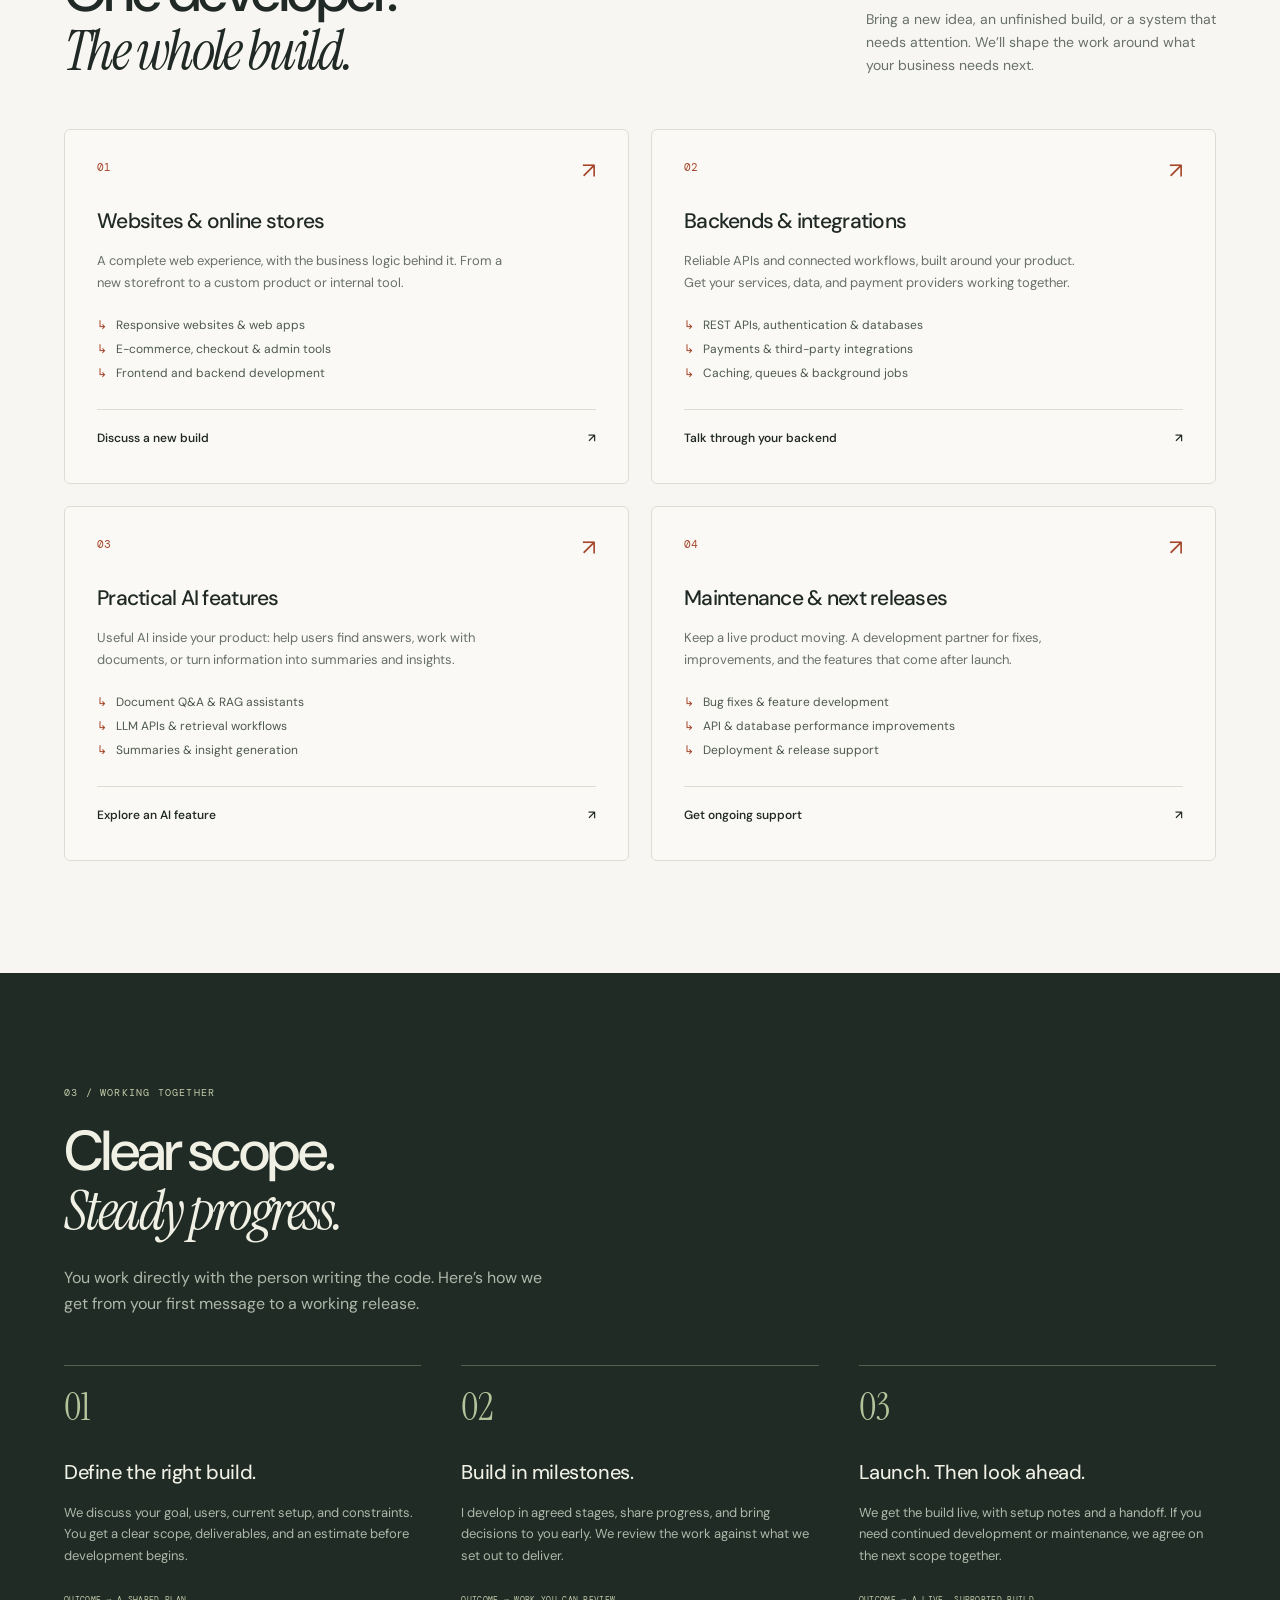
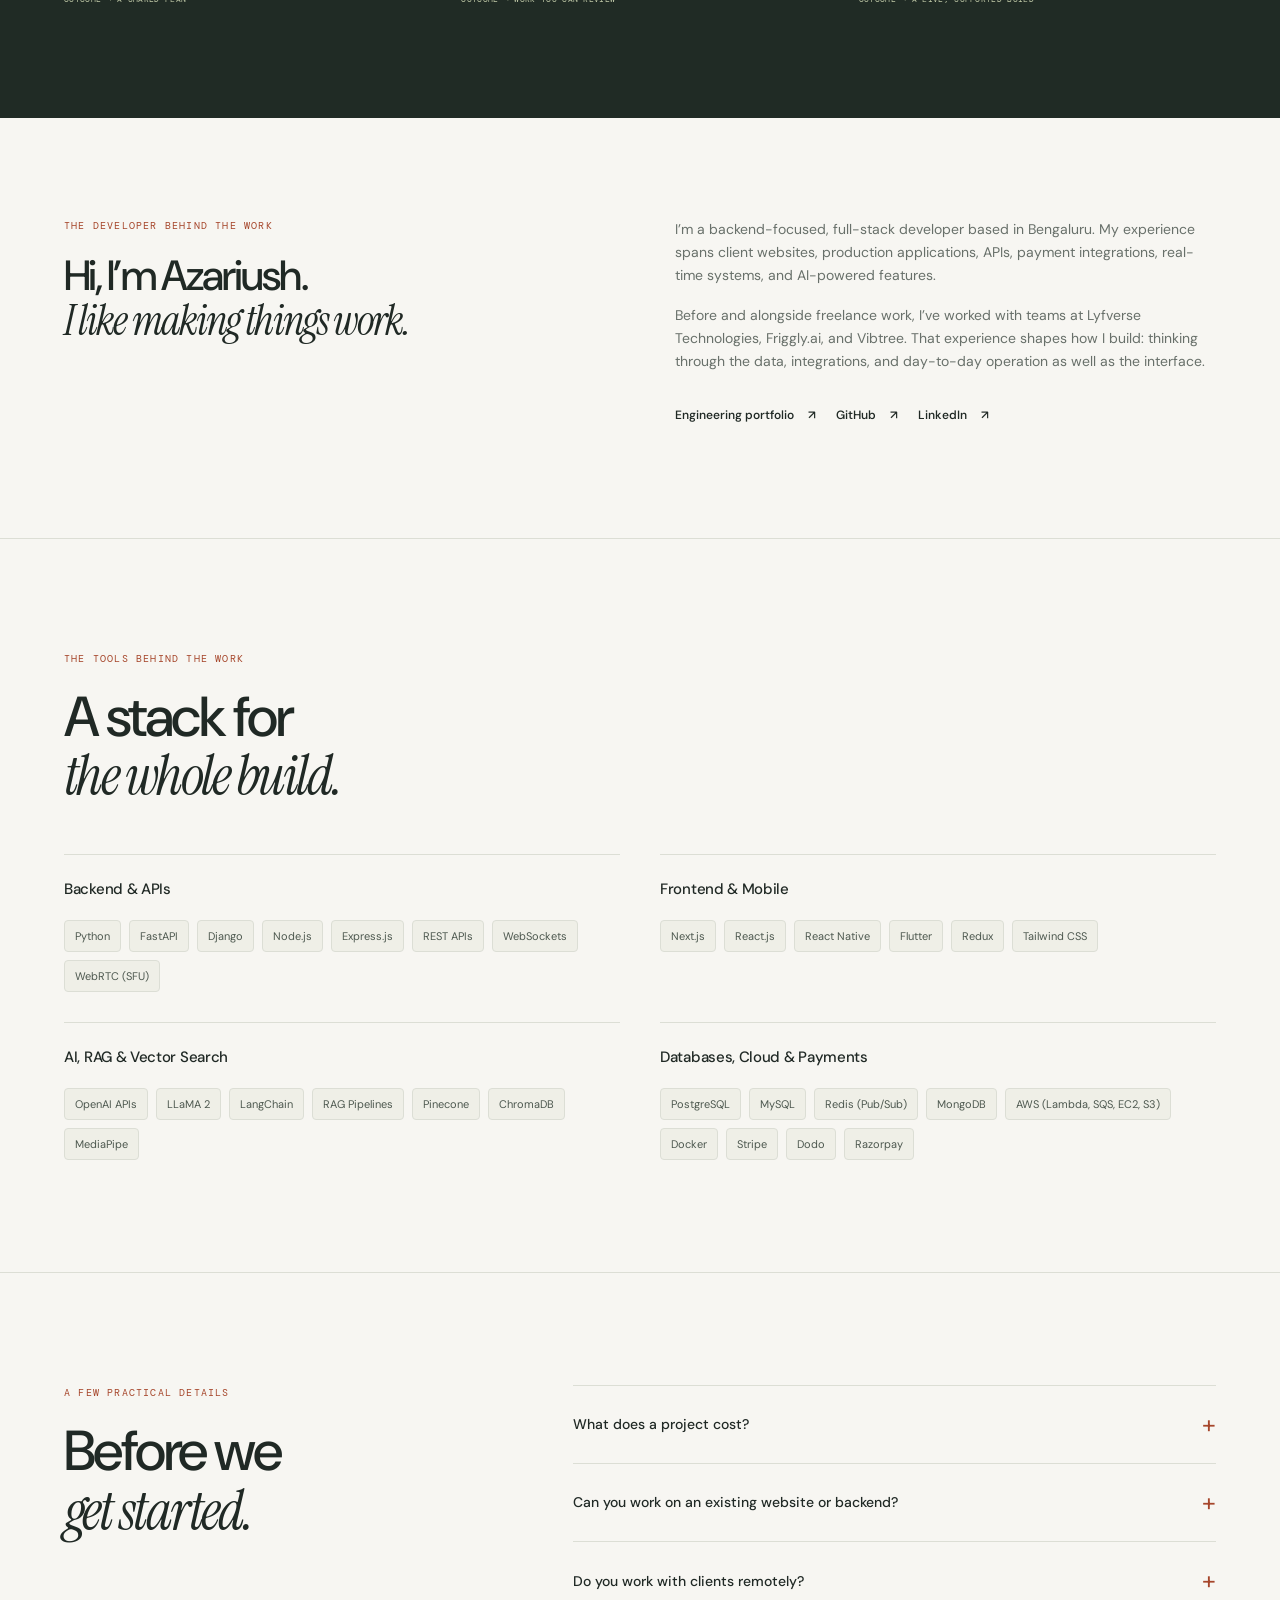
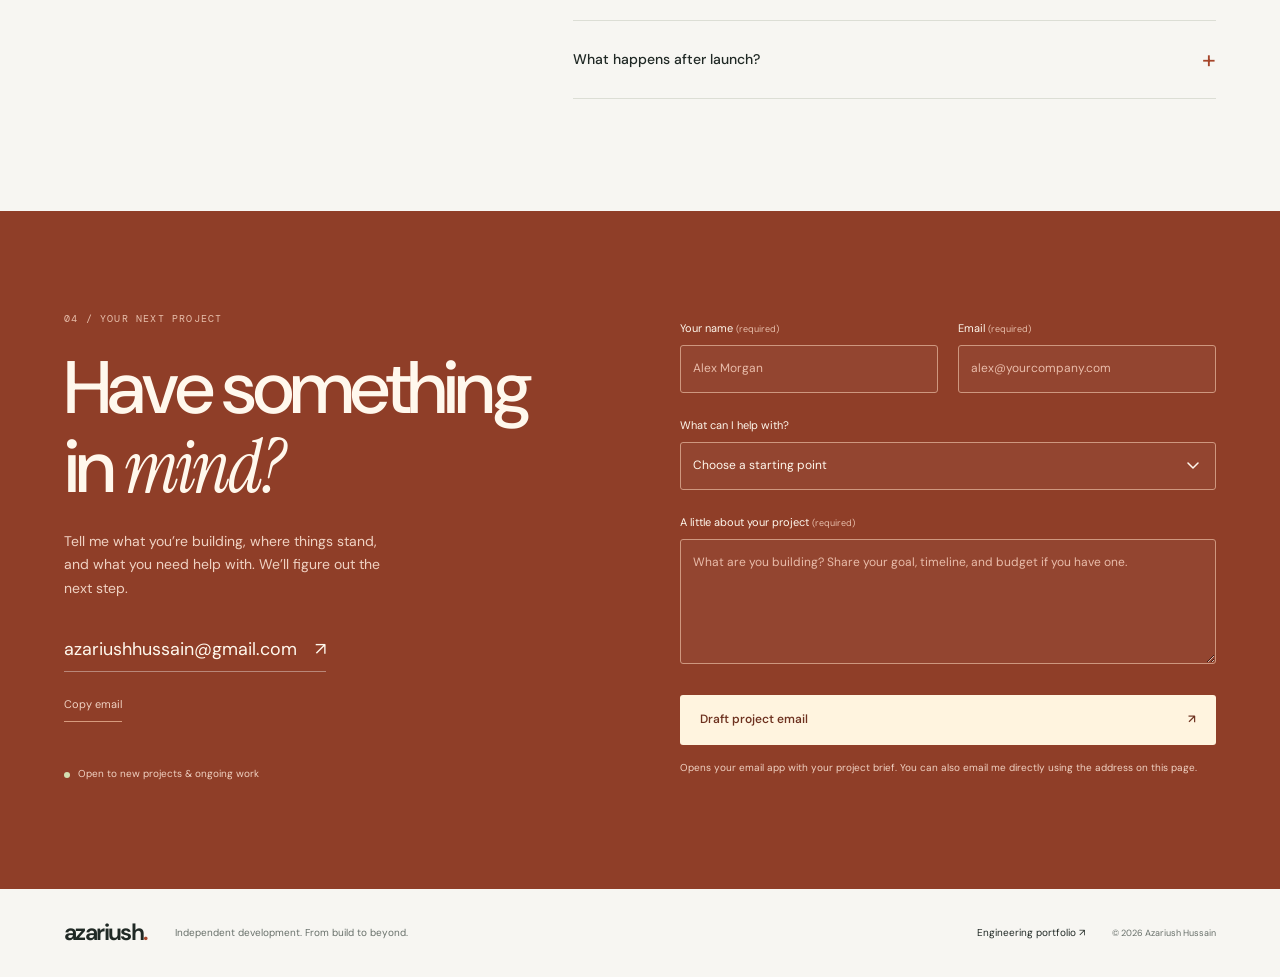
<file: freelance/index.html>
<!doctype html>
<html lang="en">
<head>
  <meta charset="utf-8">
  <meta name="viewport" content="width=device-width, initial-scale=1">
  <title>Azariush Hussain — Freelance Web & Backend Developer</title>
  <meta name="description" content="Freelance full-stack and backend developer. Websites, e-commerce, APIs, payments, and ongoing support. Built Aurnelia from scratch and launched it in two weeks.">
  <link rel="canonical" href="https://azariushhussain.github.io/freelance/">
  <meta name="theme-color" content="#f7f6f2">
  <meta property="og:title" content="Azariush Hussain — Your next product, built to work.">
  <meta property="og:description" content="Independent web and backend development, from first build to ongoing care. Explore my work for Aurnelia and tell me about your next project.">
  <meta property="og:type" content="website">
  <meta property="og:url" content="https://azariushhussain.github.io/freelance/">
  <meta property="og:image" content="https://azariushhussain.github.io/freelance/assets/aurnelia-store.jpg">
  <link rel="preconnect" href="https://fonts.googleapis.com">
  <link rel="preconnect" href="https://fonts.gstatic.com" crossorigin>
  <link href="https://fonts.googleapis.com/css2?family=DM+Sans:wght@400;450;500;550;600;650;700&family=DM+Mono:wght@400;500&family=Instrument+Serif:ital@0;1&display=swap" rel="stylesheet">
  <link rel="stylesheet" href="styles.css">
  <script src="script.js" defer></script>
</head>
<body>
  <a class="skip-link" href="#main">Skip to content</a>
  <header class="site-header">
    <div class="container nav-row">
      <a class="wordmark" href="#home" aria-label="Azariush, home">azariush<span>.</span></a>
      <button class="menu-toggle" aria-controls="navigation" aria-expanded="false" aria-label="Open navigation"><span></span><span></span></button>
      <nav id="navigation" aria-label="Main navigation">
        <a href="#work">Client work</a>
        <a href="#services">Services</a>
        <a href="#approach">My approach</a>
        <a class="nav-cta" href="#contact">Let’s talk <span aria-hidden="true">↗</span></a>
      </nav>
    </div>
  </header>

  <main id="main">
    <section class="hero container" id="home" aria-labelledby="hero-title">
      <div class="hero-copy">
        <p class="availability"><span aria-hidden="true"></span> Available for new projects</p>
        <p class="eyebrow">INDEPENDENT WEB & BACKEND DEVELOPER</p>
        <h1 id="hero-title">Your next product.<br>Built to <em>work.</em></h1>
        <p class="hero-intro">I’m Azariush. I turn ideas into live websites, reliable APIs, and the systems behind them.</p>
        <p class="hero-detail">A hands-on development partner for founders, brands, and small teams. From the first build to the next release.</p>
        <div class="hero-actions">
          <a class="button button-dark" href="#contact">Let’s build your project <span aria-hidden="true">↗</span></a>
          <a class="text-link" href="#work">Explore my work <span aria-hidden="true">↓</span></a>
        </div>
        <div class="hero-meta"><span>Bengaluru, India</span><span>Working remotely</span></div>
      </div>
      <div class="hero-showcase">
        <div class="showcase-label"><span class="eyebrow">A RECENT CLIENT BUILD</span><span class="hand-note">idea → live</span></div>
        <a class="browser-window" href="https://aurnelia.com/" target="_blank" rel="noopener" aria-label="Visit Aurnelia, opens in a new tab">
          <div class="browser-bar" aria-hidden="true"><span class="browser-dots"><i></i><i></i><i></i></span><span>aurnelia.com</span><span>↗</span></div>
          <img src="assets/aurnelia-store.jpg" alt="Aurnelia’s live jewellery storefront, built by Azariush Hussain" width="1440" height="1040" fetchpriority="high">
        </a>
        <div class="launch-note"><span class="launch-icon" aria-hidden="true">↗</span><div><strong>From scratch to live in 2 weeks.</strong><span>Now supporting Aurnelia with ongoing maintenance.</span></div></div>
      </div>
    </section>

    <div class="capabilities-band"><div class="container capability-list"><span>Websites & e-commerce</span><i aria-hidden="true">✳</i><span>Backend & APIs</span><i aria-hidden="true">✳</i><span>Payments & integrations</span><i aria-hidden="true">✳</i><span>Ongoing support</span><i aria-hidden="true">✳</i><span>AI &amp; RAG systems</span></div></div>


    <div class="impact-section">
      <div class="container">
        <p class="eyebrow">EXPERIENCE IN NUMBERS</p>
        <p class="impact-context">Results from professional engineering and client work.</p>
        <!-- Quantified Impact Banner -->
        <section class="impact-metrics" aria-label="Production Engineering Impact">
          <div class="metric-card">
            <strong>$2,900+/yr Saved</strong>
            <span>100% reduction in cloud image-pipeline costs via custom AWS S3 compression</span>
            <a class="metric-source" href="#lyfverse-highlight">Lyfverse experience ↗</a>
          </div>
          <div class="metric-card">
            <strong>95+ Core Web Vitals</strong>
            <span>High-traffic production web optimization with Redis &amp; SQL indexing</span>
            <a class="metric-source" href="#lyfverse-highlight">Lyfverse experience ↗</a>
          </div>
          <div class="metric-card">
            <strong>30% Faster APIs</strong>
            <span>PostgreSQL query refactoring &amp; serverless AWS Lambda + SQS queues</span>
            <a class="metric-source" href="#vibtree-highlight">Vibtree experience ↗</a>
          </div>
          <div class="metric-card">
            <strong>2-Week MVP Launch</strong>
            <span>Full-stack custom e-commerce &amp; admin systems shipped from scratch</span>
            <a class="metric-source" href="#aurnelia-case">Aurnelia case study ↗</a>
          </div>
        </section>
      </div>
    </div>

    <section class="section work-section" id="work" aria-labelledby="work-title">
      <div class="container">
        <div class="section-heading"><p class="eyebrow">01 / SELECTED CLIENT WORK</p><h2 id="work-title">A real business.<br><em>A complete build.</em></h2><p>A website is only the beginning. The real work is connecting the customer experience to everything that makes the business run.</p></div>
        <article class="case-study" id="aurnelia-case">
          <div class="case-copy">
            <div class="case-topline"><span class="tag">E-COMMERCE</span><span class="engagement-status"><span aria-hidden="true"></span> Ongoing client</span></div>
            <h3>Aurnelia<span>↗</span></h3>
            <p class="case-lead">From a blank slate to a live jewellery store.</p>
            <p>I built Aurnelia’s website from scratch and took it live in two weeks. I now maintain the platform as the business continues to run.</p>
            <dl class="case-facts"><div><dt>MY ROLE</dt><dd>Full-stack development & launch</dd></div><div><dt>DELIVERY</dt><dd>Two weeks to go live</dd></div><div><dt>TODAY</dt><dd>Ongoing maintenance & support</dd></div></dl>
            <a class="button button-outline" href="https://aurnelia.com/" target="_blank" rel="noopener">Visit the live store <span aria-hidden="true">↗</span></a>
          </div>
          <div class="case-visual">
            <div class="case-image"><img src="assets/aurnelia-product.jpg" alt="Aurnelia product page with jewellery photography, product details, and shopping controls" width="1440" height="1040" loading="lazy"></div>
            <div class="case-caption"><span>PRODUCT EXPERIENCE</span><span>Built for desktop & mobile</span></div>
          </div>
          <div class="case-scope"><div><span>01</span><h4>The storefront</h4><p>Product collections, search and filters, product pages, a cart, and a responsive shopping experience.</p></div><div><span>02</span><h4>The systems behind it</h4><p>Store APIs, payment and order flows, and an admin interface for managing the business.</p></div><div><span>03</span><h4>Beyond launch</h4><p>Continued maintenance and technical support for a live, customer-facing website.</p></div></div>
          <p class="case-stack"><span>BUILT WITH</span> Next.js <b>·</b> Node.js / Express <b>·</b> PostgreSQL <b>·</b> Redis <b>·</b> Razorpay</p>
        </article>
        <section class="production-highlights" aria-labelledby="production-title">
          <div class="production-heading"><h3 id="production-title">Production Engineering Highlights</h3><p>Professional experience and independent builds behind the skills and results above.</p></div>
          <div class="highlights-grid">
            <article class="highlight-card" id="lyfverse-highlight">
              <p class="highlight-context">PROFESSIONAL EXPERIENCE</p>
              <h4>Lyfverse Technologies</h4>
              <p class="highlight-result">$2,900+/yr saved · 95+ Core Web Vitals</p>
              <p>Built a custom image-compression and AWS S3 pipeline that replaced paid image processing. Optimized SQL queries, Redis caching, and page caching for a high-traffic platform.</p>
              <p>Integrated Stripe, Dodo, Razorpay, and Cashfree payment flows across production applications.</p>
              <div class="highlight-tech"><span>FastAPI</span><span>AWS S3</span><span>Redis</span><span>Stripe / Dodo</span></div>
              <a class="text-link" href="https://discover.lyfskills.com/" target="_blank" rel="noopener">Visit the platform <span aria-hidden="true">↗</span></a>
            </article>
            <article class="highlight-card" id="vibtree-highlight">
              <p class="highlight-context">BACKEND DEVELOPMENT INTERNSHIP</p>
              <h4>Vibtree / OneInbox</h4>
              <p class="highlight-result">30% faster API response times</p>
              <p>Refactored database queries and API architecture to reduce response times by 30%. Built a LLaMA 2 and LangChain RAG assistant for real-time call transcripts and summaries.</p>
              <p>Deployed AWS Lambda functions with SQS triggers for asynchronous workflows.</p>
              <div class="highlight-tech"><span>Django</span><span>PostgreSQL</span><span>LLaMA 2</span><span>LangChain</span></div>
              <a class="text-link" href="https://oneinbox.ai/" target="_blank" rel="noopener">Visit OneInbox <span aria-hidden="true">↗</span></a>
            </article>
            <article class="highlight-card" id="realtime-highlight">
              <p class="highlight-context">INDEPENDENT PROJECTS</p>
              <h4>WebRTC SFU &amp; QuickChat</h4>
              <p class="highlight-result">Real-time communication systems</p>
              <p>Built QuickChat with Redis Pub/Sub and WebSockets, plus OTP and JWT authentication. Developed group video calling with WebRTC, SFU stream routing, and secure room-based access.</p>
              <p>Experience across messaging, live media, signaling, and application state.</p>
              <div class="highlight-tech"><span>WebRTC / SFU</span><span>Socket.IO</span><span>Redis Pub/Sub</span><span>React</span></div>
              <div class="highlight-links"><a class="text-link" href="https://github.com/AzariushHussain/QuickChat" target="_blank" rel="noopener">QuickChat <span aria-hidden="true">↗</span></a><a class="text-link" href="https://github.com/AzariushHussain/quickMeet" target="_blank" rel="noopener">QuickMeet <span aria-hidden="true">↗</span></a></div>
            </article>
          </div>
        </section>
      </div>
    </section>

    <section class="section services-section" id="services" aria-labelledby="services-title">
      <div class="container">
        <div class="section-heading split-heading"><div><p class="eyebrow">02 / HOW I CAN HELP</p><h2 id="services-title">One developer.<br><em>The whole build.</em></h2></div><p>Bring a new idea, an unfinished build, or a system that needs attention. We’ll shape the work around what your business needs next.</p></div>
        <div class="services-grid">
          <article class="service"><div class="service-number">01 <span aria-hidden="true">↗</span></div><h3>Websites & online stores</h3><p>A complete web experience, with the business logic behind it. From a new storefront to a custom product or internal tool.</p><ul><li>Responsive websites & web apps</li><li>E-commerce, checkout & admin tools</li><li>Frontend and backend development</li></ul><a href="#contact" class="text-link" data-service="Website, online store, or web app">Discuss a new build <span aria-hidden="true">↗</span></a></article>
          <article class="service"><div class="service-number">02 <span aria-hidden="true">↗</span></div><h3>Backends & integrations</h3><p>Reliable APIs and connected workflows, built around your product. Get your services, data, and payment providers working together.</p><ul><li>REST APIs, authentication & databases</li><li>Payments & third-party integrations</li><li>Caching, queues & background jobs</li></ul><a href="#contact" class="text-link" data-service="Backend or integration">Talk through your backend <span aria-hidden="true">↗</span></a></article>
          <article class="service"><div class="service-number">03 <span aria-hidden="true">↗</span></div><h3>Practical AI features</h3><p>Useful AI inside your product: help users find answers, work with documents, or turn information into summaries and insights.</p><ul><li>Document Q&A & RAG assistants</li><li>LLM APIs & retrieval workflows</li><li>Summaries & insight generation</li></ul><a href="#contact" class="text-link" data-service="AI feature or automation">Explore an AI feature <span aria-hidden="true">↗</span></a></article>
          <article class="service"><div class="service-number">04 <span aria-hidden="true">↗</span></div><h3>Maintenance & next releases</h3><p>Keep a live product moving. A development partner for fixes, improvements, and the features that come after launch.</p><ul><li>Bug fixes & feature development</li><li>API & database performance improvements</li><li>Deployment & release support</li></ul><a href="#contact" class="text-link" data-service="Maintenance or improvements">Get ongoing support <span aria-hidden="true">↗</span></a></article>
        </div>
      </div>
    </section>

    <section class="section approach-section" id="approach" aria-labelledby="approach-title">
      <div class="container">
        <div class="section-heading"><p class="eyebrow">03 / WORKING TOGETHER</p><h2 id="approach-title">Clear scope.<br><em>Steady progress.</em></h2><p>You work directly with the person writing the code. Here’s how we get from your first message to a working release.</p></div>
        <ol class="process"><li><span class="step-number">01</span><h3>Define the right build.</h3><p>We discuss your goal, users, current setup, and constraints. You get a clear scope, deliverables, and an estimate before development begins.</p><span class="step-output">OUTCOME → A SHARED PLAN</span></li><li><span class="step-number">02</span><h3>Build in milestones.</h3><p>I develop in agreed stages, share progress, and bring decisions to you early. We review the work against what we set out to deliver.</p><span class="step-output">OUTCOME → WORK YOU CAN REVIEW</span></li><li><span class="step-number">03</span><h3>Launch. Then look ahead.</h3><p>We get the build live, with setup notes and a handoff. If you need continued development or maintenance, we agree on the next scope together.</p><span class="step-output">OUTCOME → A LIVE, SUPPORTED BUILD</span></li></ol>
      </div>
    </section>

    <section class="about-section" aria-labelledby="about-title">
      <div class="container about-layout">
        <div><p class="eyebrow">THE DEVELOPER BEHIND THE WORK</p><h2 id="about-title">Hi, I’m Azariush.<br><em>I like making things work.</em></h2></div>
        <div class="about-copy"><p>I’m a backend-focused, full-stack developer based in Bengaluru. My experience spans client websites, production applications, APIs, payment integrations, real-time systems, and AI-powered features.</p><p>Before and alongside freelance work, I’ve worked with teams at Lyfverse Technologies, Friggly.ai, and Vibtree. That experience shapes how I build: thinking through the data, integrations, and day-to-day operation as well as the interface.</p><div class="about-links"><a class="text-link" href="https://azariushhussain.github.io/">Engineering portfolio <span aria-hidden="true">↗</span></a><a class="text-link" href="https://github.com/AzariushHussain" target="_blank" rel="noopener">GitHub <span aria-hidden="true">↗</span></a><a class="text-link" href="https://www.linkedin.com/in/azariush-hussain" target="_blank" rel="noopener">LinkedIn <span aria-hidden="true">↗</span></a></div></div>
      </div>
    </section>


    <div class="section stack-section">
      <div class="container">
        <div class="section-heading"><p class="eyebrow">THE TOOLS BEHIND THE WORK</p><h2>A stack for<br><em>the whole build.</em></h2></div>
        <!-- Upgraded International Tech Stack Pills -->
        <section class="tech-stack-pills" aria-label="Technical Skills">
          <div class="stack-group">
            <h4>Backend &amp; APIs</h4>
            <span>Python</span><span>FastAPI</span><span>Django</span><span>Node.js</span><span>Express.js</span><span>REST APIs</span><span>WebSockets</span><span>WebRTC (SFU)</span>
          </div>
          <div class="stack-group">
            <h4>Frontend &amp; Mobile</h4>
            <span>Next.js</span><span>React.js</span><span>React Native</span><span>Flutter</span><span>Redux</span><span>Tailwind CSS</span>
          </div>
          <div class="stack-group">
            <h4>AI, RAG &amp; Vector Search</h4>
            <span>OpenAI APIs</span><span>LLaMA 2</span><span>LangChain</span><span>RAG Pipelines</span><span>Pinecone</span><span>ChromaDB</span><span>MediaPipe</span>
          </div>
          <div class="stack-group">
            <h4>Databases, Cloud &amp; Payments</h4>
            <span>PostgreSQL</span><span>MySQL</span><span>Redis (Pub/Sub)</span><span>MongoDB</span><span>AWS (Lambda, SQS, EC2, S3)</span><span>Docker</span><span>Stripe</span><span>Dodo</span><span>Razorpay</span>
          </div>
        </section>
      </div>
    </div>

    <section class="section faq-section" aria-labelledby="faq-title">
      <div class="container faq-layout"><div><p class="eyebrow">A FEW PRACTICAL DETAILS</p><h2 id="faq-title">Before we<br><em>get started.</em></h2></div><div class="faq-list"><details><summary>What does a project cost?<span aria-hidden="true">+</span></summary><p>I quote after we’ve discussed the scope, timeline, and existing setup. For larger or uncertain projects, we can start with a defined milestone and build from there.</p></details><details><summary>Can you work on an existing website or backend?<span aria-hidden="true">+</span></summary><p>Yes. I can help with fixes, new features, integrations, and performance improvements. I’ll review the current codebase and requirements before we agree on the work.</p></details><details><summary>Do you work with clients remotely?<span aria-hidden="true">+</span></summary><p>Yes. I’m based in Bengaluru and work remotely. We can agree on communication, review points, and meeting times around the project.</p></details><details><summary>What happens after launch?<span aria-hidden="true">+</span></summary><p>Ongoing maintenance and development can be a separate engagement. That’s how I currently support Aurnelia after building and launching its website.</p></details></div></div>
    </section>

    <section class="contact-section" id="contact" aria-labelledby="contact-title">
      <div class="container contact-layout">
        <div class="contact-copy"><p class="eyebrow">04 / YOUR NEXT PROJECT</p><h2 id="contact-title">Have something<br>in <em>mind?</em></h2><p>Tell me what you’re building, where things stand, and what you need help with. We’ll figure out the next step.</p><a class="contact-email" href="mailto:azariushhussain@gmail.com">azariushhussain@gmail.com <span aria-hidden="true">↗</span></a><div class="contact-alternatives"><button type="button" id="copyEmail">Copy email</button></div><p id="copyStatus" class="copy-status" role="status"></p><p class="availability contact-availability"><span aria-hidden="true"></span> Open to new projects & ongoing work</p></div>
        <form id="projectForm" class="project-form">
          <div class="form-row"><div><label for="name">Your name <span>(required)</span></label><input id="name" name="name" autocomplete="name" required maxlength="100" placeholder="Alex Morgan"></div><div><label for="email">Email <span>(required)</span></label><input id="email" name="email" type="email" autocomplete="email" required maxlength="254" placeholder="alex@yourcompany.com"></div></div>
          <label for="service">What can I help with?</label><select id="service" name="service"><option value="">Choose a starting point</option><option>Website, online store, or web app</option><option>Backend or integration</option><option>AI feature or automation</option><option>Maintenance or improvements</option><option>Let’s figure it out</option></select>
          <label for="brief">A little about your project <span>(required)</span></label><textarea id="brief" name="brief" rows="4" required minlength="20" maxlength="5000" placeholder="What are you building? Share your goal, timeline, and budget if you have one."></textarea>
          <button class="button button-cream" type="submit">Draft project email <span aria-hidden="true">↗</span></button>
          <p class="form-note">Opens your email app with your project brief. You can also email me directly using the address on this page.</p>
          <p id="formStatus" class="form-status" role="status"></p>
        </form>
      </div>
    </section>
  </main>
  <footer class="site-footer"><div class="container footer-row"><a class="wordmark" href="#home">azariush<span>.</span></a><p>Independent development. From build to beyond.</p><a href="https://azariushhussain.github.io/">Engineering portfolio <span aria-hidden="true">↗</span></a><span class="copyright">© <span id="year">2026</span> Azariush Hussain</span></div></footer>
</body>
</html>
</file>
<file: styles.css>
/* ===========================
   CSS Variables & Reset
   =========================== */
:root {
    --bg-primary: #0a0a0f;
    --bg-secondary: #12121a;
    --bg-card: #1a1a2e;
    --bg-card-hover: #222240;
    --text-primary: #e4e4e7;
    --text-secondary: #a1a1aa;
    --text-muted: #71717a;
    --accent-primary: #6366f1;
    --accent-secondary: #818cf8;
    --accent-glow: rgba(99, 102, 241, 0.3);
    --accent-cyan: #22d3ee;
    --accent-green: #34d399;
    --accent-orange: #fb923c;
    --accent-pink: #f472b6;
    --accent-purple: #a78bfa;
    --border-color: rgba(255, 255, 255, 0.06);
    --border-hover: rgba(99, 102, 241, 0.3);
    --gradient-primary: linear-gradient(135deg, #6366f1 0%, #8b5cf6 50%, #a78bfa 100%);
    --gradient-text: linear-gradient(135deg, #6366f1, #22d3ee, #34d399);
    --shadow-card: 0 4px 24px rgba(0, 0, 0, 0.3);
    --shadow-glow: 0 0 40px rgba(99, 102, 241, 0.15);
    --radius-sm: 8px;
    --radius-md: 12px;
    --radius-lg: 20px;
    --radius-xl: 24px;
    --font-mono: 'JetBrains Mono', monospace;
    --font-sans: 'Inter', -apple-system, BlinkMacSystemFont, sans-serif;
    --font-display: 'Space Grotesk', sans-serif;
    --transition-fast: 0.2s cubic-bezier(0.4, 0, 0.2, 1);
    --transition-med: 0.4s cubic-bezier(0.4, 0, 0.2, 1);
    --transition-slow: 0.6s cubic-bezier(0.4, 0, 0.2, 1);
    --page-width: 1100px;
    --page-gutter: clamp(1rem, 3vw, 2rem);
}

*, *::before, *::after {
    margin: 0;
    padding: 0;
    box-sizing: border-box;
}

html {
    scroll-behavior: smooth;
    font-size: 16px;
    scrollbar-width: thin;
    scrollbar-color: var(--accent-primary) var(--bg-primary);
}

::-webkit-scrollbar {
    width: 6px;
}

::-webkit-scrollbar-track {
    background: var(--bg-primary);
}

::-webkit-scrollbar-thumb {
    background: var(--accent-primary);
    border-radius: 3px;
}

body {
    font-family: var(--font-sans);
    background-color: var(--bg-primary);
    color: var(--text-primary);
    line-height: 1.7;
    overflow-x: hidden;
    -webkit-font-smoothing: antialiased;
    -moz-osx-font-smoothing: grayscale;
}

a {
    text-decoration: none;
    color: inherit;
}

ul {
    list-style: none;
}

img {
    max-width: 100%;
    display: block;
}

/* ===========================
   Cursor Glow Effect
   =========================== */
.cursor-glow {
    position: fixed;
    width: 600px;
    height: 600px;
    border-radius: 50%;
    background: radial-gradient(circle, rgba(99, 102, 241, 0.06) 0%, transparent 70%);
    pointer-events: none;
    z-index: 0;
    transform: translate(-50%, -50%);
    transition: opacity 0.3s ease;
}

/* ===========================
   Particles Canvas
   =========================== */
#particles {
    position: fixed;
    top: 0;
    left: 0;
    width: 100%;
    height: 100%;
    z-index: 0;
    pointer-events: none;
}

/* ===========================
   Navigation
   =========================== */
.navbar {
    position: fixed;
    top: 0;
    left: 0;
    right: 0;
    z-index: 1000;
    padding: 1rem 0;
    transition: all var(--transition-med);
    backdrop-filter: blur(0px);
}

.navbar.scrolled {
    background: rgba(10, 10, 15, 0.85);
    backdrop-filter: blur(20px);
    border-bottom: 1px solid var(--border-color);
    padding: 0.75rem 0;
}

.nav-container {
    max-width: var(--page-width);
    margin: 0 auto;
    padding: 0 var(--page-gutter);
    display: flex;
    align-items: center;
    justify-content: space-between;
}

.nav-logo {
    font-family: var(--font-mono);
    font-size: 1.5rem;
    font-weight: 700;
    display: flex;
    align-items: center;
    gap: 2px;
    transition: var(--transition-fast);
}

.logo-bracket {
    color: var(--accent-primary);
    font-weight: 300;
}

.logo-text {
    color: var(--text-primary);
}

.nav-logo:hover .logo-text {
    color: var(--accent-primary);
}

.nav-links {
    display: flex;
    align-items: center;
    gap: 2rem;
}

.nav-link {
    font-family: var(--font-mono);
    font-size: 0.85rem;
    color: var(--text-secondary);
    transition: var(--transition-fast);
    position: relative;
    padding: 0.25rem 0;
}

.nav-link::after {
    content: '';
    position: absolute;
    bottom: 0;
    left: 0;
    width: 0;
    height: 2px;
    background: var(--gradient-primary);
    transition: width var(--transition-fast);
    border-radius: 1px;
}

.nav-link:hover {
    color: var(--accent-primary);
}

.nav-link:hover::after {
    width: 100%;
}

.nav-toggle {
    display: none;
    flex-direction: column;
    gap: 5px;
    background: none;
    border: none;
    cursor: pointer;
    padding: 5px;
}

.nav-toggle span {
    width: 25px;
    height: 2px;
    background: var(--text-primary);
    transition: var(--transition-fast);
    border-radius: 1px;
}

/* Mobile nav backdrop overlay */
.nav-overlay {
    display: none;
    position: fixed;
    top: 0;
    left: 0;
    right: 0;
    bottom: 0;
    background: rgba(0, 0, 0, 0.5);
    z-index: 998;
    backdrop-filter: blur(4px);
}

.nav-overlay.active {
    display: block;
}

/* ===========================
   Container & Section
   =========================== */
.container {
    max-width: var(--page-width);
    margin: 0 auto;
    padding: 0 var(--page-gutter);
}

.section {
    scroll-margin-top: 5rem;
    padding: 6rem 0;
    position: relative;
    z-index: 1;
}

.section-alt {
    background: var(--bg-secondary);
}

.section-title {
    font-family: var(--font-display);
    font-size: 2rem;
    font-weight: 700;
    margin-bottom: 3rem;
    display: flex;
    align-items: center;
    gap: 1rem;
}

.title-number {
    font-family: var(--font-mono);
    font-size: 1.2rem;
    color: var(--accent-primary);
    font-weight: 400;
}

.section-title::after {
    content: '';
    flex: 1;
    height: 1px;
    background: linear-gradient(90deg, var(--border-color), transparent);
    max-width: 300px;
}

/* ===========================
   Hero Section
   =========================== */
.hero {
    min-height: 100vh;
    min-height: 100svh;
    display: flex;
    flex-direction: column;
    justify-content: center;
    align-items: center;
    padding: 8rem var(--page-gutter) 9rem;
    position: relative;
    z-index: 1;
}

.hero-content {
    max-width: calc(var(--page-width) - 2 * var(--page-gutter));
    width: 100%;
    display: grid;
    grid-template-columns: minmax(0, 1.55fr) minmax(0, 0.9fr);
    column-gap: 2.5rem;
    align-items: center;
}

.hero-text {
    min-width: 0;
}

.backend-visual {
    width: 100%;
    min-width: 0;
    overflow: hidden;
    border: 1px solid rgba(129, 140, 248, 0.2);
    border-radius: 16px;
    background: linear-gradient(145deg, #171824, #101119);
    box-shadow: 0 24px 64px rgba(0, 0, 0, 0.2);
    font-family: var(--font-mono);
}

.backend-toolbar {
    display: flex;
    align-items: center;
    justify-content: space-between;
    min-height: 52px;
    padding: 4px 12px 4px 20px;
    border-bottom: 1px solid var(--border-color);
    font-size: 0.65rem;
    letter-spacing: 0.12em;
    color: var(--text-secondary);
}

.backend-toolbar > span {
    display: flex;
    align-items: center;
    gap: 9px;
}

.system-dot {
    width: 6px;
    height: 6px;
    border-radius: 50%;
    background: var(--accent-green);
}

.flow-toggle {
    display: grid;
    place-items: center;
    width: 44px;
    height: 44px;
    border: 0;
    border-radius: 8px;
    background: transparent;
    color: var(--text-secondary);
    cursor: pointer;
}

.flow-toggle:hover {
    background: rgba(129, 140, 248, 0.1);
    color: var(--text-primary);
}

.backend-heading {
    padding: 22px 20px 6px;
}

.backend-heading p {
    font-size: 0.55rem;
    letter-spacing: 0.12em;
    color: var(--accent-secondary);
    margin-bottom: 6px;
}

.backend-heading h2 {
    font-family: var(--font-display);
    font-size: clamp(1rem, 1.5vw, 1.25rem);
    line-height: 1.4;
    font-weight: 500;
}

.backend-diagram {
    display: block;
    width: 100%;
    height: auto;
    padding: 6px 10px 14px;
}

.flow-tracks path,
.flow-signals path {
    fill: none;
    stroke-width: 1.5;
}

.flow-tracks path { stroke: #34394e; }

.flow-signals path {
    stroke: var(--accent-cyan);
    stroke-dasharray: 7 45;
    stroke-linecap: round;
    animation: request-flow 3s linear infinite;
}

.flow-signals path:nth-child(2) { animation-delay: -0.8s; stroke: var(--accent-purple); }
.flow-signals path:nth-child(3) { animation-delay: -1.6s; }
.flow-signals path:nth-child(4) { animation-delay: -2.4s; stroke: var(--accent-green); }
.flow-signals path:nth-child(5) { animation-delay: -1.2s; stroke: var(--accent-green); }

.system-node rect {
    fill: #1b1e2c;
    stroke: #353a50;
}

.system-node text {
    fill: #c9cbd8;
    font-size: 11px;
    text-anchor: middle;
    letter-spacing: 0.5px;
}

.system-node .node-title { font-size: 12px; font-weight: 600; }
.system-node .node-detail { font-size: 10px; fill: #a1a6bb; letter-spacing: 0; }
.api-node rect { fill: #25233e; stroke: #7774d2; }
.api-node .node-title { fill: #c5c3ff; }
.cache-node .node-title { fill: #c4aff7; }
.database-node .node-title { fill: #72d9e7; }
.queue-node .node-title { fill: #74d8b5; }

.backend-footer {
    display: flex;
    align-items: center;
    gap: 10px;
    padding: 15px 20px;
    border-top: 1px solid var(--border-color);
    font-size: 0.7rem;
    color: var(--text-secondary);
}

.backend-footer > span { color: var(--text-muted); }
.backend-footer .build-prompt { color: var(--accent-green); }
.backend-footer .build-cursor { color: var(--accent-secondary); animation: build-blink 1.2s step-end infinite; margin-left: -8px; }
.backend-visual.paused * { animation-play-state: paused; }

@keyframes request-flow { to { stroke-dashoffset: -104; } }
@keyframes build-blink { 50% { opacity: 0; } }

@media (prefers-reduced-motion: reduce) {
    .backend-visual * { animation: none !important; }
    .flow-toggle { display: none; }
}

/* Hero Text */
.hero-greeting {
    font-family: var(--font-mono);
    font-size: 1rem;
    color: var(--accent-primary);
    margin-bottom: 0.5rem;
    letter-spacing: 0.05em;
}

.hero-name {
    font-family: var(--font-display);
    font-size: clamp(2.5rem, 4vw, 3.6rem);
    font-weight: 800;
    line-height: 1.1;
    margin-bottom: 1rem;
}

.name-gradient {
    background: var(--gradient-text);
    -webkit-background-clip: text;
    -webkit-text-fill-color: transparent;
    background-clip: text;
    background-size: 200% auto;
    animation: shimmer 3s ease-in-out infinite;
}

@keyframes shimmer {
    0%, 100% { background-position: 0% center; }
    50% { background-position: 200% center; }
}

.hero-titles {
    font-family: var(--font-mono);
    font-size: 1.3rem;
    margin-bottom: 1.5rem;
    display: flex;
    align-items: center;
    gap: 0.5rem;
}

.title-tag {
    color: var(--text-muted);
}

.rotating-title {
    min-width: 20ch;
    color: var(--accent-cyan);
    font-weight: 500;
}

.hero-description {
    font-size: 1.05rem;
    color: var(--text-secondary);
    max-width: 600px;
    margin-bottom: 2rem;
    line-height: 1.8;
}

/* Buttons */
.hero-cta {
    display: flex;
    gap: 1rem;
    margin-bottom: 3rem;
    flex-wrap: wrap;
}

.btn {
    display: inline-flex;
    align-items: center;
    gap: 0.5rem;
    padding: 0.8rem 1.8rem;
    border-radius: var(--radius-sm);
    font-family: var(--font-mono);
    font-size: 0.85rem;
    font-weight: 500;
    cursor: pointer;
    transition: all var(--transition-fast);
    border: none;
    position: relative;
    overflow: hidden;
}

.btn-primary {
    background: var(--gradient-primary);
    color: white;
    box-shadow: 0 4px 15px var(--accent-glow);
}

.btn-primary:hover {
    transform: translateY(-2px);
    box-shadow: 0 8px 25px var(--accent-glow);
}

.btn-outline {
    background: transparent;
    color: var(--accent-primary);
    border: 1px solid var(--accent-primary);
}

.btn-outline:hover {
    background: rgba(99, 102, 241, 0.1);
    transform: translateY(-2px);
}

.btn-large {
    padding: 1rem 2.5rem;
    font-size: 1rem;
}

/* Hero Stats */
.hero-stats {
    display: flex;
    gap: 3rem;
}

.stat {
    display: flex;
    flex-direction: column;
}

.stat-value {
    display: flex;
    align-items: baseline;
    line-height: 1;
}

.stat-number {
    font-family: var(--font-display);
    font-size: 2.5rem;
    font-weight: 800;
    color: var(--text-primary);
    line-height: 1;
}

.stat-plus {
    font-family: var(--font-display);
    font-size: 2rem;
    font-weight: 800;
    color: var(--accent-primary);
}

.stat-label {
    font-size: 0.8rem;
    color: var(--text-muted);
    font-family: var(--font-mono);
    margin-top: 0.25rem;
}

/* Scroll Indicator */
.scroll-indicator {
    position: absolute;
    bottom: 2rem;
    left: 50%;
    transform: translateX(-50%);
    display: flex;
    flex-direction: column;
    align-items: center;
    gap: 0.5rem;
    animation: float 2s ease-in-out infinite;
}

.scroll-indicator span {
    font-family: var(--font-mono);
    font-size: 0.7rem;
    color: var(--text-muted);
    letter-spacing: 0.1em;
    text-transform: uppercase;
}

.mouse {
    width: 24px;
    height: 38px;
    border: 2px solid var(--text-muted);
    border-radius: 12px;
    display: flex;
    justify-content: center;
    padding-top: 8px;
}

.wheel {
    width: 3px;
    height: 8px;
    background: var(--accent-primary);
    border-radius: 2px;
    animation: scroll-wheel 1.5s ease-in-out infinite;
}

@keyframes scroll-wheel {
    0% { transform: translateY(0); opacity: 1; }
    100% { transform: translateY(8px); opacity: 0; }
}

@keyframes float {
    0%, 100% { transform: translateX(-50%) translateY(0); }
    50% { transform: translateX(-50%) translateY(-10px); }
}

/* ===========================
   About Section
   =========================== */
.about-grid {
    display: grid;
    grid-template-columns: minmax(0, 1.2fr) minmax(0, 1fr);
    gap: clamp(2rem, 4vw, 4rem);
    align-items: start;
}

.about-text p {
    color: var(--text-secondary);
    margin-bottom: 1.25rem;
    font-size: 0.95rem;
}

.about-text strong {
    color: var(--accent-secondary);
}

.about-highlights {
    display: flex;
    flex-direction: column;
    gap: 0.75rem;
    margin-top: 1.5rem;
    padding-top: 1.5rem;
    border-top: 1px solid var(--border-color);
}

.highlight {
    display: flex;
    align-items: center;
    gap: 0.75rem;
    color: var(--text-secondary);
    font-size: 0.9rem;
}

.highlight i {
    flex-shrink: 0;
    color: var(--accent-primary);
    width: 18px;
    text-align: center;
}

/* Code Card */
.code-card {
    background: var(--bg-card);
    border: 1px solid var(--border-color);
    border-radius: var(--radius-md);
    overflow: hidden;
    box-shadow: var(--shadow-card);
    transition: var(--transition-med);
}

.code-card:hover {
    box-shadow: var(--shadow-glow);
    border-color: var(--border-hover);
    transform: translateY(-4px);
}

.code-header {
    display: flex;
    align-items: center;
    gap: 6px;
    padding: 0.75rem 1rem;
    background: rgba(255, 255, 255, 0.02);
    border-bottom: 1px solid var(--border-color);
}

.code-dot {
    width: 8px;
    height: 8px;
    border-radius: 50%;
    background: var(--text-muted);
    opacity: 0.5;
}

.code-dot:nth-child(1) { background: #ef4444; opacity: 0.8; }
.code-dot:nth-child(2) { background: #eab308; opacity: 0.8; }
.code-dot:nth-child(3) { background: #22c55e; opacity: 0.8; }

.code-filename {
    font-family: var(--font-mono);
    font-size: 0.75rem;
    color: var(--text-muted);
    margin-left: auto;
}

.code-content {
    padding: 1.25rem;
    font-family: var(--font-mono);
    font-size: 0.8rem;
    line-height: 1.8;
    overflow-x: auto;
    -webkit-overflow-scrolling: touch;
}

.code-content .keyword { color: var(--accent-pink); }
.code-content .classname { color: var(--accent-cyan); }
.code-content .function { color: var(--accent-secondary); }
.code-content .param { color: var(--accent-orange); }
.code-content .string { color: var(--accent-green); }
.code-content .comment { color: var(--text-muted); font-style: italic; }

/* ===========================
   Skills Section
   =========================== */
.skills-grid {
    display: grid;
    grid-template-columns: repeat(auto-fill, minmax(300px, 1fr));
    gap: 1.5rem;
}

.skill-category {
    background: var(--bg-card);
    border: 1px solid var(--border-color);
    border-radius: var(--radius-md);
    padding: 1.5rem;
    transition: all var(--transition-med);
}

.skill-category:hover {
    border-color: var(--border-hover);
    box-shadow: var(--shadow-glow);
    transform: translateY(-4px);
}

.skill-category-header {
    display: flex;
    align-items: center;
    gap: 1rem;
    margin-bottom: 1.25rem;
}

.skill-icon {
    flex-shrink: 0;
    width: 44px;
    height: 44px;
    border-radius: var(--radius-sm);
    display: flex;
    align-items: center;
    justify-content: center;
    font-size: 1.2rem;
}

.skill-icon.backend { background: rgba(99, 102, 241, 0.15); color: var(--accent-primary); }
.skill-icon.languages { background: rgba(34, 211, 238, 0.15); color: var(--accent-cyan); }
.skill-icon.databases { background: rgba(52, 211, 153, 0.15); color: var(--accent-green); }
.skill-icon.cloud { background: rgba(251, 146, 60, 0.15); color: var(--accent-orange); }
.skill-icon.ai { background: rgba(244, 114, 182, 0.15); color: var(--accent-pink); }
.skill-icon.frontend { background: rgba(167, 139, 250, 0.15); color: var(--accent-purple); }
.skill-icon.tools { background: rgba(99, 102, 241, 0.15); color: var(--accent-secondary); }

.skill-category h3 {
    font-family: var(--font-display);
    font-size: 1.1rem;
    font-weight: 600;
}

.skill-tags {
    display: flex;
    flex-wrap: wrap;
    gap: 0.5rem;
}

.skill-tag {
    font-family: var(--font-mono);
    font-size: 0.75rem;
    padding: 0.35rem 0.75rem;
    background: rgba(255, 255, 255, 0.04);
    border: 1px solid var(--border-color);
    border-radius: 100px;
    color: var(--text-secondary);
    transition: all var(--transition-fast);
    cursor: default;
}

.skill-tag:hover {
    background: rgba(99, 102, 241, 0.1);
    border-color: var(--accent-primary);
    color: var(--accent-secondary);
    transform: translateY(-2px);
}

/* ===========================
   Experience Timeline
   =========================== */
.timeline {
    position: relative;
    padding-left: 2rem;
}

.timeline::before {
    content: '';
    position: absolute;
    left: 0;
    top: 0;
    bottom: 0;
    width: 2px;
    background: linear-gradient(to bottom, var(--accent-primary), var(--accent-cyan), var(--accent-green));
    border-radius: 1px;
}

.timeline-item {
    position: relative;
    padding-left: 2rem;
    padding-bottom: 3rem;
}

.timeline-item:last-child {
    padding-bottom: 0;
}

.timeline-dot {
    position: absolute;
    left: -2rem;
    top: 0.5rem;
    width: 14px;
    height: 14px;
    border-radius: 50%;
    background: var(--accent-primary);
    border: 3px solid var(--bg-primary);
    box-shadow: 0 0 0 3px var(--accent-primary), 0 0 15px var(--accent-glow);
    transform: translateX(-50%);
}

.timeline-content {
    background: var(--bg-card);
    border: 1px solid var(--border-color);
    border-radius: var(--radius-md);
    padding: 1.75rem;
    transition: all var(--transition-med);
}

.timeline-content:hover {
    border-color: var(--border-hover);
    box-shadow: var(--shadow-glow);
    transform: translateX(4px);
}

.timeline-header {
    margin-bottom: 0.5rem;
}

.timeline-header h3 {
    font-family: var(--font-display);
    font-size: 1.2rem;
    font-weight: 700;
    color: var(--text-primary);
}

.company {
    font-family: var(--font-mono);
    font-size: 0.95rem;
    color: var(--accent-primary);
    font-weight: 500;
}

.timeline-date,
.timeline-location {
    display: inline-flex;
    align-items: center;
    gap: 0.4rem;
    font-family: var(--font-mono);
    font-size: 0.8rem;
    color: var(--text-muted);
    margin-right: 1rem;
}

.timeline-details {
    margin-top: 1rem;
    display: flex;
    flex-direction: column;
    gap: 0.6rem;
}

.timeline-details li {
    position: relative;
    padding-left: 1.25rem;
    font-size: 0.9rem;
    color: var(--text-secondary);
    line-height: 1.6;
}

.timeline-details li::before {
    content: '▹';
    position: absolute;
    left: 0;
    color: var(--accent-primary);
    font-size: 1rem;
}

.timeline-content a:hover {
    text-decoration: underline;
    text-underline-offset: 3px;
}

.timeline-details strong {
    color: var(--accent-secondary);
}

.timeline-tech {
    display: flex;
    flex-wrap: wrap;
    gap: 0.4rem;
    margin-top: 1.25rem;
    padding-top: 1rem;
    border-top: 1px solid var(--border-color);
}

.timeline-tech span {
    font-family: var(--font-mono);
    font-size: 0.7rem;
    padding: 0.25rem 0.6rem;
    background: rgba(99, 102, 241, 0.1);
    color: var(--accent-secondary);
    border-radius: 100px;
    border: 1px solid rgba(99, 102, 241, 0.15);
}

/* ===========================
   Projects Section
   =========================== */
.projects-grid {
    display: grid;
    grid-template-columns: repeat(2, minmax(0, 1fr));
    gap: 1.5rem;
}

.project-card {
    perspective: 1000px;
}

.project-card-inner {
    display: flex;
    flex-direction: column;
    background: var(--bg-card);
    border: 1px solid var(--border-color);
    border-radius: var(--radius-md);
    padding: 1.75rem;
    height: 100%;
    transition: all var(--transition-med);
    position: relative;
    overflow: hidden;
}

.project-card-inner::before {
    content: '';
    position: absolute;
    top: 0;
    left: 0;
    right: 0;
    height: 3px;
    background: var(--gradient-primary);
    opacity: 0;
    transition: opacity var(--transition-fast);
}

.project-card:hover .project-card-inner {
    border-color: var(--border-hover);
    box-shadow: var(--shadow-glow);
    transform: translateY(-8px);
}

.project-card:hover .project-card-inner::before {
    opacity: 1;
}

.project-header {
    display: flex;
    justify-content: space-between;
    align-items: center;
    margin-bottom: 1.25rem;
}

.project-icon {
    width: 50px;
    height: 50px;
    border-radius: var(--radius-sm);
    background: rgba(99, 102, 241, 0.1);
    display: flex;
    align-items: center;
    justify-content: center;
    font-size: 1.3rem;
    color: var(--accent-primary);
}

.project-links a {
    color: var(--text-muted);
    font-size: 1.2rem;
    transition: var(--transition-fast);
    padding: 0.5rem;
}

.project-links a:hover {
    color: var(--accent-primary);
    transform: translateY(-2px);
}

.project-title {
    font-family: var(--font-display);
    font-size: 1.2rem;
    font-weight: 700;
    color: var(--text-primary);
    margin-bottom: 0.25rem;
}

.project-subtitle {
    font-family: var(--font-mono);
    font-size: 0.8rem;
    color: var(--accent-primary);
    margin-bottom: 1rem;
}

.project-description {
    flex: 1;
    font-size: 0.9rem;
    color: var(--text-secondary);
    margin-bottom: 1.25rem;
    line-height: 1.7;
}

.project-tech {
    display: flex;
    flex-wrap: wrap;
    gap: 0.4rem;
    margin-bottom: 1rem;
}

.project-tech span {
    font-family: var(--font-mono);
    font-size: 0.7rem;
    padding: 0.2rem 0.6rem;
    background: rgba(34, 211, 238, 0.08);
    color: var(--accent-cyan);
    border-radius: 100px;
    border: 1px solid rgba(34, 211, 238, 0.15);
}

.project-highlights {
    display: flex;
    flex-wrap: wrap;
    gap: 1rem;
    padding-top: 1rem;
    border-top: 1px solid var(--border-color);
}

.highlight-item {
    display: flex;
    align-items: center;
    gap: 0.4rem;
    font-size: 0.8rem;
    color: var(--text-muted);
}

.highlight-item i {
    color: var(--accent-green);
    font-size: 0.75rem;
}

/* ===========================
   Certifications Section
   =========================== */
.certs-grid {
    display: grid;
    grid-template-columns: repeat(3, minmax(0, 1fr));
    gap: 1.25rem;
    margin-bottom: 3rem;
}

.cert-card {
    display: block;
    background: var(--bg-card);
    border: 1px solid var(--border-color);
    border-radius: var(--radius-md);
    padding: 1.5rem;
    text-align: center;
    transition: all var(--transition-med);
}

.cert-card:hover {
    border-color: var(--border-hover);
    box-shadow: var(--shadow-glow);
    transform: translateY(-4px);
}

.cert-icon {
    font-size: 2rem;
    color: var(--accent-primary);
    margin-bottom: 0.75rem;
}

.cert-card h4 {
    font-family: var(--font-display);
    font-size: 1rem;
    font-weight: 600;
    color: var(--text-primary);
    margin-bottom: 0.25rem;
}

.cert-card p {
    font-family: var(--font-mono);
    font-size: 0.75rem;
    color: var(--text-muted);
}

/* LeetCode Section */
.leetcode-section {
    max-width: 600px;
    margin: 0 auto;
}

.leetcode-card {
    background: var(--bg-card);
    border: 1px solid var(--border-color);
    border-radius: var(--radius-lg);
    padding: 2rem;
    display: flex;
    align-items: center;
    gap: 2rem;
    transition: all var(--transition-med);
}

.leetcode-card:hover {
    border-color: var(--accent-orange);
    box-shadow: 0 0 30px rgba(251, 146, 60, 0.15);
}

.leetcode-icon {
    width: 70px;
    height: 70px;
    border-radius: 50%;
    background: linear-gradient(135deg, rgba(251, 146, 60, 0.2), rgba(239, 68, 68, 0.2));
    display: flex;
    align-items: center;
    justify-content: center;
    font-size: 1.8rem;
    color: var(--accent-orange);
    flex-shrink: 0;
    animation: pulse-fire 2s ease-in-out infinite;
}

@keyframes pulse-fire {
    0%, 100% { box-shadow: 0 0 0 0 rgba(251, 146, 60, 0.3); }
    50% { box-shadow: 0 0 20px 5px rgba(251, 146, 60, 0.15); }
}

.leetcode-info h3 {
    font-family: var(--font-display);
    font-size: 1.1rem;
    font-weight: 600;
    margin-bottom: 0.5rem;
}

.streak-counter {
    display: flex;
    align-items: baseline;
    gap: 0.25rem;
    margin-bottom: 0.5rem;
}

.streak-number {
    font-family: var(--font-display);
    font-size: 3rem;
    font-weight: 800;
    background: linear-gradient(135deg, var(--accent-orange), #ef4444);
    -webkit-background-clip: text;
    -webkit-text-fill-color: transparent;
    background-clip: text;
    line-height: 1;
}

.streak-plus {
    font-size: 1.5rem;
    font-weight: 800;
    color: var(--accent-orange);
}

.streak-label {
    font-family: var(--font-mono);
    font-size: 0.85rem;
    color: var(--text-muted);
}

.leetcode-info p {
    font-size: 0.85rem;
    color: var(--text-secondary);
    margin-bottom: 0.75rem;
}

.leetcode-link {
    font-family: var(--font-mono);
    font-size: 0.8rem;
    color: var(--accent-orange);
    display: inline-flex;
    align-items: center;
    gap: 0.4rem;
    transition: var(--transition-fast);
}

.leetcode-link:hover {
    color: #ef4444;
}

/* ===========================
   Contact Section
   =========================== */
.contact-content {
    text-align: center;
    max-width: 600px;
    margin: 0 auto;
}

.contact-description {
    font-size: 1.05rem;
    color: var(--text-secondary);
    margin-bottom: 2rem;
    line-height: 1.8;
}

.contact-socials {
    display: flex;
    justify-content: center;
    gap: 1.5rem;
    margin-top: 2.5rem;
}

.social-link {
    width: 50px;
    height: 50px;
    border-radius: 50%;
    border: 1px solid var(--border-color);
    display: flex;
    align-items: center;
    justify-content: center;
    font-size: 1.1rem;
    color: var(--text-secondary);
    transition: all var(--transition-fast);
}

.social-link:hover {
    color: var(--accent-primary);
    border-color: var(--accent-primary);
    background: rgba(99, 102, 241, 0.1);
    transform: translateY(-4px);
    box-shadow: 0 4px 15px var(--accent-glow);
}

/* ===========================
   Footer
   =========================== */
.footer {
    padding: 2rem 0;
    border-top: 1px solid var(--border-color);
    position: relative;
    z-index: 1;
}

.footer-content {
    text-align: center;
}

.footer-text {
    font-family: var(--font-mono);
    font-size: 0.85rem;
    color: var(--text-secondary);
    margin-bottom: 0.25rem;
}

.footer-code {
    color: var(--accent-primary);
}

.footer-note {
    font-family: var(--font-mono);
    font-size: 0.7rem;
    color: var(--text-muted);
}

/* ===========================
   Animations
   =========================== */
.animate-on-scroll {
    opacity: 0;
    transform: translateY(30px);
    transition: opacity 0.6s ease, transform 0.6s ease;
}

.animate-on-scroll.visible {
    opacity: 1;
    transform: translateY(0);
}

/* Stagger animation delays for grid items */
.skills-grid .skill-category:nth-child(1) { transition-delay: 0.05s; }
.skills-grid .skill-category:nth-child(2) { transition-delay: 0.1s; }
.skills-grid .skill-category:nth-child(3) { transition-delay: 0.15s; }
.skills-grid .skill-category:nth-child(4) { transition-delay: 0.2s; }
.skills-grid .skill-category:nth-child(5) { transition-delay: 0.25s; }
.skills-grid .skill-category:nth-child(6) { transition-delay: 0.3s; }
.skills-grid .skill-category:nth-child(7) { transition-delay: 0.35s; }

.projects-grid .project-card:nth-child(1) { transition-delay: 0.05s; }
.projects-grid .project-card:nth-child(2) { transition-delay: 0.15s; }
.projects-grid .project-card:nth-child(3) { transition-delay: 0.25s; }

@media (max-width: 1024px) {
    .hero-content {
        display: flex;
        flex-direction: column;
        align-items: stretch;
    }

    .hero-text {
        display: contents;
    }

    .hero-greeting { order: 0; }
    .hero-name { order: 1; }
    .hero-titles { order: 2; }
    .hero-description { order: 3; }
    .backend-visual { order: 5; }
    .hero-cta { order: 4; }
    .hero-stats { order: 6; }

    .backend-visual {
        width: min(100%, 420px);
        align-self: center;
        margin: 0 0 2rem;
    }
}

@media (min-width: 769px) and (max-width: 1024px) {
    .about-grid {
        grid-template-columns: 1fr;
    }

    .projects-grid {
        grid-template-columns: repeat(2, minmax(0, 1fr));
    }

    .certs-grid {
        grid-template-columns: repeat(2, minmax(0, 1fr));
    }
}

:focus-visible {
    outline: 2px solid var(--accent-cyan);
    outline-offset: 5px;
}

/* ===========================
   Responsive — Tablet (≤ 768px)
   =========================== */
@media (max-width: 768px) {
    /* Keep fixed menu layers anchored to the viewport. */
    .navbar,
    .navbar.scrolled {
        backdrop-filter: none;
    }

    /* --- Mobile Nav Overlay --- */
    .nav-links {
        display: none;
        position: fixed;
        top: 0;
        right: 0;
        width: min(280px, 100%);
        height: 100vh;
        height: 100dvh;
        overflow-y: auto;
        padding: 5rem 1rem 2rem;
        background: rgba(18, 18, 26, 0.97);
        backdrop-filter: blur(16px);
        flex-direction: column;
        justify-content: center;
        justify-content: safe center;
        align-items: center;
        gap: clamp(0.75rem, 4dvh, 2rem);
        border-left: 1px solid var(--border-color);
        z-index: 999;
        box-shadow: -10px 0 30px rgba(0, 0, 0, 0.5);
    }

    .nav-links.active {
        display: flex;
    }

    .nav-link {
        font-size: 1rem;
    }

    .nav-toggle {
        display: flex;
        align-items: center;
        justify-content: center;
        width: 44px;
        height: 44px;
        z-index: 1001;
    }

    .nav-toggle.active span:nth-child(1) {
        transform: rotate(45deg) translate(5px, 5px);
    }

    .nav-toggle.active span:nth-child(2) {
        opacity: 0;
    }

    .nav-toggle.active span:nth-child(3) {
        transform: rotate(-45deg) translate(5px, -5px);
    }

    /* --- Hero --- */
    .hero {
        padding: 6.5rem var(--page-gutter) 3rem;
        min-height: auto;
        justify-content: flex-start;
    }

    .hero-content {
        width: 100%;
    }

    .hero-name {
        font-size: clamp(2rem, 8vw, 2.8rem);
    }

    .hero-titles {
        font-size: 1.05rem;
        flex-wrap: nowrap;
    }

    .hero-description {
        font-size: 0.95rem;
        line-height: 1.7;
    }

    .hero-cta {
        flex-direction: column;
        gap: 0.75rem;
        margin-bottom: 2.5rem;
    }

    .hero-cta .btn {
        text-align: center;
        justify-content: center;
        width: 100%;
    }

    .hero-stats {
        flex-direction: row;
        flex-wrap: wrap;
        gap: 1.5rem;
        justify-content: flex-start;
    }

    .stat-number {
        font-size: 2rem;
    }

    .scroll-indicator {
        display: none;
    }

    /* --- Sections --- */
    .section {
        padding: 3.5rem 0;
    }

    .container {
        padding: 0 var(--page-gutter);
    }

    .section-title {
        font-size: 1.4rem;
        margin-bottom: 2rem;
        gap: 0.75rem;
    }

    .title-number {
        font-size: 1rem;
    }

    .section-title::after {
        max-width: 80px;
    }

    /* --- About --- */
    .about-grid {
        grid-template-columns: 1fr;
        gap: 2rem;
    }

    .about-text p {
        font-size: 0.9rem;
    }

    .about-highlights {
        gap: 0.6rem;
    }

    .highlight {
        font-size: 0.85rem;
    }

    .code-card {
        max-width: 100%;
        overflow-x: auto;
    }

    .code-content {
        font-size: 0.72rem;
        padding: 1rem;
        overflow-x: auto;
        white-space: pre;
    }

    /* --- Skills --- */
    .skills-grid {
        grid-template-columns: 1fr;
        gap: 1rem;
    }

    .skill-category {
        padding: 1.25rem;
    }

    .skill-icon {
        width: 40px;
        height: 40px;
        font-size: 1.1rem;
    }

    .skill-category h3 {
        font-size: 1rem;
    }

    .skill-tags {
        gap: 0.4rem;
    }

    .skill-tag {
        font-size: 0.72rem;
        padding: 0.3rem 0.65rem;
    }

    /* --- Timeline / Experience --- */
    .timeline {
        padding-left: 1.25rem;
    }

    .timeline::before {
        left: 0;
    }

    .timeline-item {
        padding-left: 1.25rem;
        padding-bottom: 2rem;
    }

    .timeline-dot {
        width: 12px;
        height: 12px;
        left: -1.25rem;
        transform: translateX(-50%);
    }

    .timeline-content {
        padding: 1.25rem;
    }

    .timeline-content:hover {
        transform: none;
    }

    .timeline-header h3 {
        font-size: 1.05rem;
    }

    .company {
        font-size: 0.85rem;
        display: block;
        margin-top: 0.15rem;
    }

    .timeline-date,
    .timeline-location {
        font-size: 0.75rem;
        display: flex;
        margin-right: 0;
        margin-bottom: 0.15rem;
    }

    .timeline-details li {
        font-size: 0.85rem;
        padding-left: 1.1rem;
        line-height: 1.55;
    }

    .timeline-tech {
        gap: 0.35rem;
        margin-top: 1rem;
        padding-top: 0.75rem;
    }

    .timeline-tech span {
        font-size: 0.65rem;
        padding: 0.2rem 0.5rem;
    }

    /* --- Projects --- */
    .projects-grid {
        grid-template-columns: 1fr;
        gap: 1.25rem;
    }

    .project-card-inner {
        padding: 1.25rem;
    }

    .project-card:hover .project-card-inner {
        transform: none;
    }

    .project-icon {
        width: 44px;
        height: 44px;
        font-size: 1.1rem;
    }

    .project-title {
        font-size: 1.1rem;
    }

    .project-subtitle {
        font-size: 0.75rem;
    }

    .project-description {
        font-size: 0.85rem;
        line-height: 1.65;
    }

    .project-tech {
        gap: 0.35rem;
    }

    .project-tech span {
        font-size: 0.65rem;
        padding: 0.18rem 0.5rem;
    }

    .project-highlights {
        flex-wrap: wrap;
        gap: 0.75rem;
    }

    .highlight-item {
        font-size: 0.75rem;
    }

    /* --- Certifications --- */
    .certs-grid {
        grid-template-columns: repeat(2, 1fr);
        gap: 1rem;
    }

    .cert-card {
        padding: 1.25rem 1rem;
    }

    .cert-icon {
        font-size: 1.6rem;
    }

    .cert-card h4 {
        font-size: 0.9rem;
    }

    /* --- LeetCode --- */
    .leetcode-section {
        max-width: 100%;
    }

    .leetcode-card {
        flex-direction: column;
        text-align: center;
        padding: 1.5rem;
        gap: 1.25rem;
    }

    .leetcode-icon {
        width: 60px;
        height: 60px;
        font-size: 1.5rem;
    }

    .streak-counter {
        justify-content: center;
    }

    .streak-number {
        font-size: 2.5rem;
    }

    .leetcode-info p {
        font-size: 0.82rem;
    }

    /* --- Contact --- */
    .contact-content {
        padding: 0;
    }

    .contact-description {
        font-size: 0.95rem;
    }

    .btn-large {
        padding: 0.9rem 2rem;
        font-size: 0.9rem;
    }

    .contact-socials {
        gap: 1rem;
        margin-top: 2rem;
    }

    .social-link {
        width: 46px;
        height: 46px;
        font-size: 1rem;
    }

    /* --- Footer --- */
    .footer-text {
        font-size: 0.8rem;
    }

    .footer-note {
        font-size: 0.65rem;
    }

    /* Hide cursor glow on touch devices */
    .cursor-glow {
        display: none;
    }
}

/* ===========================
   Responsive — Small Phone (≤ 480px)
   =========================== */
@media (max-width: 480px) {
    .hero {
        padding: 6.5rem var(--page-gutter) 3rem;
    }

    .hero-name {
        font-size: clamp(1.75rem, 9vw, 2.2rem);
    }

    .hero-greeting {
        font-size: 0.85rem;
    }

    .hero-titles {
        font-size: 0.9rem;
    }

    .hero-description {
        font-size: 0.88rem;
    }

    .hero-stats {
        display: grid;
        grid-template-columns: repeat(3, minmax(0, 1fr));
        gap: 0.75rem;
    }

    .stat {
        flex-direction: column;
        align-items: baseline;
        gap: 0.5rem;
    }

    .stat-number {
        font-size: 1.75rem;
    }

    .stat-label {
        font-size: 0.7rem;
        line-height: 1.5;
    }

    .container {
        padding: 0 var(--page-gutter);
    }

    .section {
        padding: 3rem 0;
    }

    .section-title {
        font-size: 1.25rem;
        margin-bottom: 1.75rem;
    }

    .section-title::after {
        max-width: 50px;
    }

    /* Terminal shrinks gracefully */
    /* About code card */
    .code-content {
        font-size: 0.65rem;
        line-height: 1.65;
        padding: 0.8rem;
    }

    /* Timeline tighter */
    .timeline {
        padding-left: 1rem;
    }

    .timeline-item {
        padding-left: 1rem;
    }

    .timeline-dot {
        width: 10px;
        height: 10px;
        left: -1rem;
    }

    .timeline-content {
        padding: 1rem;
    }

    .timeline-header h3 {
        font-size: 0.95rem;
    }

    .company {
        font-size: 0.8rem;
    }

    .timeline-details li {
        font-size: 0.8rem;
    }

    /* Certs single column */
    .certs-grid {
        grid-template-columns: 1fr;
        gap: 0.75rem;
    }

    .cert-card {
        display: grid;
        grid-template-columns: 28px minmax(0, 1fr);
        column-gap: 1rem;
        row-gap: 0;
        align-items: center;
        text-align: left;
        padding: 1rem;
    }

    .cert-icon {
        grid-row: 1 / 3;
        font-size: 1.4rem;
        margin-bottom: 0;
        flex-shrink: 0;
    }

    .cert-card h4 {
        font-size: 0.85rem;
        margin-bottom: 0;
    }

    .cert-card p {
        font-size: 0.7rem;
    }

    /* LeetCode */
    .leetcode-card {
        padding: 1.25rem;
    }

    .streak-number {
        font-size: 2rem;
    }

    /* Contact */
    .contact-socials {
        flex-wrap: wrap;
        justify-content: center;
        gap: 0.75rem;
    }

    .social-link {
        width: 42px;
        height: 42px;
        font-size: 0.95rem;
    }
}

/* ===========================
   Responsive — Very Small (≤ 360px)
   =========================== */
@media (max-width: 360px) {
    .hero-name {
        font-size: 1.6rem;
    }

    .hero-titles {
        font-size: 0.8rem;
    }

    .container {
        padding: 0 var(--page-gutter);
    }

    .nav-container {
        padding: 0 var(--page-gutter);
    }

    .project-highlights {
        flex-direction: column;
        gap: 0.5rem;
    }

    .timeline-tech {
        gap: 0.25rem;
    }

    .timeline-tech span {
        font-size: 0.6rem;
    }
}
</file>
<file: freelance/styles.css>
:root{--paper:#f7f6f2;--ink:#202925;--muted:#68706a;--accent:#a6462b;--line:#dcded5;--serif:'Instrument Serif',Georgia,serif;--sans:'DM Sans',Arial,sans-serif;--mono:'DM Mono',monospace;--gutter:clamp(20px,5vw,76px)}
*{box-sizing:border-box}html{scroll-behavior:smooth;scroll-padding-top:90px}body{margin:0;background:var(--paper);color:var(--ink);font-family:var(--sans);font-size:16px;line-height:1.65;-webkit-font-smoothing:antialiased}a{color:inherit;text-decoration:none}button,input,select,textarea{font:inherit}button,a,input,select,textarea{-webkit-tap-highlight-color:transparent}button{cursor:pointer}img{display:block;max-width:100%;height:auto}h1,h2,h3,h4,p,figure{margin:0}button{color:inherit}em{font-family:var(--serif);font-weight:400}::selection{background:#e5d5c7}:focus-visible{outline:2px solid var(--accent);outline-offset:5px}.container{width:min(1280px,100%);margin-inline:auto;padding-inline:var(--gutter)}.eyebrow{font:400 10px/1.6 var(--mono);letter-spacing:.12em}.section{padding-block:112px}.section-heading{margin-bottom:48px}.section-heading h2,h2{font-size:clamp(38px,4.4vw,58px);letter-spacing:-.045em;line-height:1.06;font-weight:500}.section-heading .eyebrow,.about-layout .eyebrow,.faq-layout .eyebrow{margin-bottom:20px;color:var(--accent)}.section-heading>p:last-child{max-width:480px;color:var(--muted);margin-top:24px}.skip-link{position:fixed;top:8px;left:20px;z-index:20;padding:10px 18px;background:var(--ink);color:white;transform:translateY(-160%)}.skip-link:focus{transform:none}
.site-header{position:sticky;top:0;z-index:10;background:rgba(247,246,242,.96);border-bottom:1px solid var(--line);backdrop-filter:blur(12px)}.nav-row{display:flex;align-items:center;justify-content:space-between;min-height:86px;gap:30px}.wordmark{font-size:29px;font-weight:650;letter-spacing:-1.6px;line-height:1.2}.wordmark>span{color:var(--accent)}nav{display:flex;align-items:center;gap:32px;font-size:13px;font-weight:500}nav>a{padding-block:12px}nav>a:hover{color:var(--accent)}nav .nav-cta{display:flex;align-items:center;gap:34px;border:1px solid var(--ink);padding:10px 17px;border-radius:3px}.menu-toggle{display:none}
.hero{display:grid;grid-template-columns:minmax(0,1.05fr) minmax(0,1fr);gap:64px;align-items:center;padding-top:76px;padding-bottom:82px}.availability{font-size:11px;display:flex;align-items:center;gap:8px}.availability>span,.engagement-status>span{width:6px;height:6px;flex-shrink:0;background:#46815a;border-radius:50%;box-shadow:0 0 0 4px #46815a12}.hero .availability{margin-bottom:34px}.hero-copy>.eyebrow{font-size:9px;color:var(--muted);margin-bottom:16px}.hero h1{font-size:clamp(46px,5.3vw,72px);font-weight:500;letter-spacing:-.065em;line-height:1.04;white-space:nowrap}.hero h1 em{color:var(--accent);letter-spacing:-.025em;font-size:1.16em}.hero-intro{font-size:18px;line-height:1.65;margin-top:27px;max-width:420px}.hero-detail{color:var(--muted);font-size:14px;max-width:410px;margin-top:13px}.hero-actions{display:flex;align-items:center;gap:23px;margin-top:30px;flex-wrap:wrap}.button{min-height:48px;display:inline-flex;align-items:center;justify-content:space-between;gap:28px;font-size:12px;font-weight:550;padding:15px 20px;border:1px solid transparent;border-radius:3px;transition:background .2s,color .2s,transform .2s}.button:hover{transform:translateY(-2px)}.button-dark{color:var(--paper);background:var(--ink)}.button-dark:hover{background:#35463a}.text-link{display:inline-flex;align-items:center;gap:14px;font-size:12px;font-weight:550;min-height:44px}.text-link:hover{color:var(--accent)}.hero-meta{display:flex;flex-wrap:wrap;gap:21px;margin-top:28px;font-size:10px;color:var(--muted)}.hero-meta>span+span:before{content:'↗';margin-right:8px;color:var(--accent)}.hero-showcase{position:relative;padding-block:20px}.showcase-label{display:flex;justify-content:space-between;align-items:center;margin-bottom:14px}.showcase-label>.eyebrow{color:var(--muted);font-size:9px}.hand-note{font:italic 24px var(--serif);color:var(--accent);transform:rotate(-5deg)}.browser-window{display:block;background:white;border:1px solid #d8d6cb;border-radius:8px;overflow:hidden;box-shadow:0 24px 40px -32px #27292080;transform:rotate(-2deg);transition:transform .35s}.browser-window:hover{transform:rotate(0)}.browser-bar{display:flex;justify-content:space-between;align-items:center;height:33px;padding-inline:13px;background:#fffefa;color:#71736b;font:9px var(--mono);border-bottom:1px solid #e2dfd5}.browser-dots{display:flex;gap:4px}.browser-dots i{width:5px;height:5px;background:#d3d2c9;border-radius:50%}.browser-window img{width:100%;aspect-ratio:1440/1040;object-fit:cover;object-position:top}.launch-note{display:flex;gap:13px;align-items:center;margin:28px 0 0 18px}.launch-icon{display:grid;place-items:center;flex-shrink:0;width:38px;height:38px;background:#eae9df;border-radius:50%;font-size:23px;color:var(--accent)}.launch-note strong{font-size:12px;font-weight:550;display:block}.launch-note div>span{font-size:10px;color:var(--muted);display:block;margin-top:2px}.capabilities-band{border-block:1px solid var(--line)}.capability-list{display:flex;align-items:center;justify-content:space-between;gap:20px;padding-block:23px;font-size:11px;color:var(--muted)}.capability-list i{font-size:14px;font-style:normal;color:var(--accent)}
.work-section{background:#eeeFE8}.case-study{background:var(--paper);border:1px solid #d8dccf;display:grid;grid-template-columns:minmax(0,.9fr) minmax(0,1.1fr);border-radius:8px;overflow:hidden}.case-copy{padding:42px}.case-topline{display:flex;align-items:center;justify-content:space-between;gap:10px;flex-wrap:wrap}.tag{padding:5px 8px;background:#e9e9df;font:9px var(--mono);letter-spacing:.08em;border-radius:2px}.engagement-status{display:flex;align-items:center;gap:7px;font-size:10px;color:var(--muted)}.case-copy h3{font:400 clamp(42px,4.7vw,60px)/1.2 var(--serif);letter-spacing:-.03em;margin-top:27px;display:flex;justify-content:space-between;align-items:center}.case-copy h3>span{font:25px var(--sans);color:var(--accent)}.case-lead{font-size:17px;line-height:1.4;margin-top:11px;max-width:300px}.case-copy>.case-lead+p{font-size:13px;color:var(--muted);margin-top:15px}.case-facts{margin:24px 0}.case-facts>div{display:grid;grid-template-columns:75px 1fr;gap:12px;border-top:1px solid var(--line);padding-block:12px}.case-facts dt{font:9px/1.8 var(--mono);color:var(--muted)}.case-facts dd{font-size:11px;margin:0}.button-outline{border-color:#a9afa0}.button-outline:hover{background:var(--ink);color:white}.case-visual{display:flex;flex-direction:column;justify-content:center;background:#e5dfd1;padding:40px 32px;min-width:0}.case-image{border-radius:4px;overflow:hidden;box-shadow:0 15px 30px -18px #36352e99;border:1px solid #d0c7b6}.case-image img{aspect-ratio:1440/1040;object-fit:cover;object-position:top;width:100%}.case-caption{display:flex;justify-content:space-between;align-items:center;flex-wrap:wrap;gap:8px;font-size:9px;color:#6e675a;margin-top:18px}.case-caption span:first-child{font:8px var(--mono);letter-spacing:.08em}.case-scope{grid-column:1/-1;display:grid;grid-template-columns:repeat(3,minmax(0,1fr));border-top:1px solid var(--line);padding:32px 40px;gap:30px}.case-scope>div>span{font:10px var(--mono);color:var(--accent)}.case-scope h4{font-size:14px;font-weight:550;margin-top:10px}.case-scope p{font-size:12px;line-height:1.7;color:var(--muted);margin-top:8px}.case-stack{grid-column:1/-1;border-top:1px solid var(--line);padding:20px 40px;font-size:10px;color:var(--muted);line-height:2.2}.case-stack>span{font:8px var(--mono);margin-right:20px;color:var(--accent)}.case-stack b{font-weight:400;margin-inline:9px}
.split-heading{display:flex;align-items:flex-end;justify-content:space-between;gap:48px}.split-heading>p:last-child{max-width:350px;font-size:14px;margin:0 0 4px}.services-grid{display:grid;grid-template-columns:repeat(2,minmax(0,1fr));gap:22px}.service{padding:30px 32px;border:1px solid var(--line);border-radius:6px;background:#faf9f5;display:flex;flex-direction:column}.service-number{display:flex;justify-content:space-between;color:var(--accent);font:11px var(--mono)}.service-number>span{font:22px var(--sans);line-height:1}.service h3{font-size:21px;line-height:1.3;font-weight:500;letter-spacing:-.035em;margin-top:26px}.service>p{color:var(--muted);font-size:13px;margin-top:15px;max-width:410px}.service ul{list-style:none;padding:0;margin:20px 0 24px;font-size:12px;color:#4d584f;line-height:2}.service li{display:flex;gap:9px}.service li:before{content:'↳';color:var(--accent)}.service>.text-link{align-self:flex-start;margin-top:auto;border-top:1px solid var(--line);padding-top:15px;width:100%;justify-content:space-between}
.approach-section{background:#202b25;color:#f0f0e5}.approach-section .eyebrow{color:#c2cba9}.approach-section .section-heading>p:last-child{color:#adb8aa}.process{list-style:none;padding:0;margin:0;display:grid;grid-template-columns:repeat(3,minmax(0,1fr));gap:40px}.process li{border-top:1px solid #56604e;padding-top:22px}.step-number{font:38px/1 var(--serif);color:#b3c49b}.process h3{font-size:20px;line-height:1.3;font-weight:450;margin-top:30px;letter-spacing:-.02em}.process p{color:#adb8aa;font-size:13px;margin-top:17px}.step-output{display:block;margin-top:27px;font:8px/1.6 var(--mono);letter-spacing:.04em;color:#c2cba9}
.about-section{padding-block:100px;border-bottom:1px solid var(--line)}.about-layout{display:grid;grid-template-columns:1fr 1fr;gap:70px}.about-layout h2{font-size:clamp(34px,3.3vw,46px)}.about-copy>p{font-size:14px;color:var(--muted)}.about-copy>p+p{margin-top:17px}.about-links{display:flex;flex-wrap:wrap;gap:20px;margin-top:20px}.faq-layout{display:grid;grid-template-columns:.8fr 1.2fr;gap:80px}.faq-list details{border-top:1px solid var(--line)}.faq-list details:last-child{border-bottom:1px solid var(--line)}summary{list-style:none;cursor:pointer;display:flex;align-items:center;justify-content:space-between;gap:20px;font-size:14px;font-weight:500;min-height:76px;padding-block:18px}summary::-webkit-details-marker{display:none}summary>span{font-size:25px;font-weight:400;color:var(--accent);transition:transform .2s}details[open] summary>span{transform:rotate(45deg)}details>p{font-size:13px;color:var(--muted);padding:0 35px 22px 0;max-width:550px}
.contact-section{padding-block:100px;background:#8f3e28;color:#fff8ed}.contact-layout{display:grid;grid-template-columns:1fr 1fr;gap:80px}.contact-copy>.eyebrow{color:#e7beab;margin-bottom:22px}.contact-copy h2{font-size:clamp(50px,5.8vw,78px);letter-spacing:-.05em}.contact-copy>p:not(.eyebrow):not(.availability):not(.copy-status){font-size:14px;color:#f0d2c3;margin-top:24px;max-width:340px}.contact-email{display:inline-flex;align-items:center;gap:18px;font-size:clamp(12px,1.4vw,18px);margin-top:35px;border-bottom:1px solid #ffffff60;padding-bottom:7px}.contact-email:hover{color:#f0d2c3}.contact-alternatives{display:flex;align-items:center;flex-wrap:wrap;gap:23px;font-size:11px;margin-top:15px;color:#f0d2c3}.contact-alternatives>button{background:none;border:0;border-bottom:1px solid #d79b7e;font-size:11px;padding:8px 0;color:inherit}.contact-alternatives>a{padding-block:8px}.copy-status{min-height:22px;font-size:11px;color:#f0d2c3}.contact-copy>.contact-availability{margin-top:22px;color:#f0d2c3;font-size:10px}.contact-availability>span{background:#d4dfb1;box-shadow:none}.project-form{min-width:0;padding-top:8px}.form-row{display:grid;grid-template-columns:1fr 1fr;gap:20px}.form-row>div{min-width:0}label{display:block;font-size:11px;margin-bottom:8px}label>span{font-size:9px;color:#e7beab}input,select,textarea{width:100%;min-height:47px;border:1px solid #ce977f;background:#ffffff09;color:#fff8ed;border-radius:3px;font-size:12px;padding:13px 12px;margin-bottom:23px}textarea{resize:vertical;min-height:125px}input::placeholder,textarea::placeholder{color:#e9bcaa;opacity:1}select{color:#fff8ed}select option{color:var(--ink);background:var(--paper)}.contact-section :focus-visible{outline-color:#f4e9ca}.button-cream{background:#fff4df;color:#6d311f;width:100%;border:0}.button-cream:hover{background:#ffebc5}.form-note{font-size:10px;line-height:1.8;color:#f0d2c3;margin-top:14px}.form-status{font-size:11px;line-height:1.6;color:#fff4df;margin-top:12px}.site-footer{padding-block:30px}.footer-row{display:flex;align-items:center;gap:27px;flex-wrap:wrap}.footer-row .wordmark{font-size:23px}.footer-row p{font-size:10px;color:var(--muted)}.footer-row>a:not(.wordmark){font-size:10px;margin-left:auto}.copyright{font-size:9px;color:var(--muted)}
@media(min-width:1400px){.hero{padding-top:96px;padding-bottom:100px;gap:80px}}
@media(max-width:1100px){.hero{gap:35px}.hero h1{font-size:clamp(40px,5.1vw,58px)}.hero-intro{font-size:16px}.hero-actions{gap:15px}.hero-actions .button{gap:12px;font-size:11px;padding-inline:15px}.hero-actions .text-link{font-size:11px}.case-copy{padding:30px}.case-visual{padding:30px 22px}.contact-layout{gap:45px}.about-layout{gap:45px}.faq-layout{gap:45px}.launch-note{margin-left:0}.launch-note strong{font-size:11px}.launch-note div>span{font-size:9px}}
@media(max-width:800px){.hero{grid-template-columns:1fr;gap:30px;padding-top:50px;padding-bottom:55px}.hero h1{font-size:clamp(48px,8.5vw,72px)}.hero-copy{max-width:640px}.hero-intro{max-width:500px;font-size:18px}.hero-detail{max-width:480px}.hero .availability{margin-bottom:28px}.hero-showcase{width:min(100%,600px);justify-self:center;padding-top:12px}.hero-actions{gap:25px}.hero-actions .button{padding:15px 20px;font-size:12px;gap:30px}.hero-actions .text-link{font-size:12px}.launch-note strong{font-size:13px}.launch-note div>span{font-size:11px}.section{padding-block:75px}.capability-list{display:grid;grid-template-columns:1fr 1fr;justify-items:center;gap:10px;font-size:11px;padding-block:18px}.capability-list i{display:none}.case-study{grid-template-columns:1fr}.case-copy{padding:32px}.case-copy h3{font-size:54px}.case-lead{max-width:none}.case-visual{padding:32px}.case-scope{padding:28px 32px;gap:24px}.case-stack{padding-inline:32px}.split-heading{align-items:flex-start;flex-direction:column;gap:24px}.split-heading>p:last-child{max-width:460px}.service{padding:26px}.service h3{font-size:20px}.process{gap:24px}.process h3{font-size:18px}.process p{font-size:12px}.step-output{font-size:7px}.about-section{padding-block:75px}.about-layout{grid-template-columns:1fr;gap:30px}.about-layout h2{font-size:42px}.about-copy{max-width:600px}.faq-layout{grid-template-columns:1fr;gap:30px}.contact-layout{grid-template-columns:1fr;gap:40px}.contact-section{padding-block:75px}.contact-copy>p:not(.eyebrow):not(.availability):not(.copy-status){max-width:470px}.contact-email{font-size:20px}.project-form{max-width:620px}.footer-row{gap:17px}.footer-row p{width:calc(100% - 130px)}.footer-row>a:not(.wordmark){margin-left:0}.copyright{margin-left:auto}}
@media(max-width:620px){html{scroll-padding-top:88px}.nav-row{min-height:74px;gap:15px}.wordmark{font-size:27px}.menu-toggle{display:flex;position:relative;z-index:12;flex-direction:column;justify-content:center;align-items:center;gap:6px;background:transparent;width:44px;height:44px;border:1px solid var(--line);border-radius:3px}.menu-toggle>span{width:18px;height:1px;background:var(--ink);transition:transform .2s}.menu-toggle[aria-expanded=true]>span:first-child{transform:translateY(3.5px) rotate(45deg)}.menu-toggle[aria-expanded=true]>span:last-child{transform:translateY(-3.5px) rotate(-45deg)}nav{display:none;position:absolute;left:0;right:0;top:100%;background:var(--paper);padding:16px var(--gutter) 24px;border-bottom:1px solid var(--line);box-shadow:0 12px 20px #2029250a;gap:2px;flex-direction:column;align-items:stretch}nav.is-open{display:flex}nav>a{min-height:44px;padding-block:12px}nav .nav-cta{margin-top:8px}.hero{padding-top:36px;gap:24px}.hero .availability{font-size:10px;margin-bottom:26px}.hero-copy>.eyebrow{font-size:8px;letter-spacing:.08em}.hero h1{font-size:clamp(37px,9.8vw,58px)}.hero-intro{font-size:16px;line-height:1.65;margin-top:23px}.hero-detail{font-size:13px}.hero-actions{gap:12px 21px;margin-top:25px}.hero-actions .button{font-size:11px;padding-inline:16px;gap:20px}.hero-actions .text-link{font-size:11px}.hero-meta{margin-top:19px;font-size:9px}.hero-showcase{padding-block:10px}.showcase-label{margin-bottom:14px}.showcase-label>.eyebrow{font-size:8px}.hand-note{font-size:21px}.browser-window{transform:rotate(-1deg)}.launch-note{margin-top:23px;gap:11px}.launch-note strong{font-size:11px}.launch-note div>span{font-size:9px}.launch-icon{width:32px;height:32px;font-size:20px}.capability-list{font-size:10px;gap:8px}.section{padding-block:60px}h2,.section-heading h2{font-size:39px}.section-heading{margin-bottom:30px}.section-heading .eyebrow,.about-layout .eyebrow,.faq-layout .eyebrow{font-size:9px;margin-bottom:16px}.section-heading>p:last-child{font-size:13px;margin-top:20px}.case-copy{padding:25px 22px}.case-copy h3{font-size:49px;margin-top:22px}.case-lead{font-size:16px}.case-copy>.case-lead+p{font-size:12px}.case-facts dd{font-size:10px}.case-facts dt{font-size:8px}.case-visual{padding:24px 18px}.case-scope{grid-template-columns:1fr;padding:25px 22px;gap:21px}.case-scope>div{display:grid;grid-template-columns:24px 1fr;gap:0 9px}.case-scope h4{margin-top:0;font-size:13px}.case-scope>div>span{padding-top:3px}.case-scope p{grid-column:2;margin-top:6px;font-size:12px}.case-stack{padding:17px 22px;font-size:9px}.case-stack>span{display:block}.case-stack b{margin-inline:5px}.services-grid{grid-template-columns:1fr;gap:16px}.service{padding:25px}.service h3{font-size:22px;margin-top:20px}.service ul{font-size:11px}.process{grid-template-columns:1fr;gap:30px}.process li{position:relative;padding-left:47px;padding-top:20px}.step-number{position:absolute;left:0;top:22px;font-size:31px}.process h3{font-size:21px;margin-top:0}.process p{font-size:13px;margin-top:13px}.step-output{font-size:8px;margin-top:18px}.about-section{padding-block:60px}.about-layout{gap:25px}.about-layout h2{font-size:36px}.about-copy>p{font-size:13px}.about-links{gap:15px}.about-links .text-link{font-size:11px}.faq-layout{gap:25px}summary{font-size:12px;min-height:70px}details>p{font-size:12px}.contact-section{padding-block:60px}.contact-copy h2{font-size:62px}.contact-copy>.eyebrow{font-size:9px}.contact-copy>p:not(.eyebrow):not(.availability):not(.copy-status){font-size:13px}.contact-email{font-size:15px;gap:12px;margin-top:28px}.contact-alternatives{gap:20px}.contact-copy>.contact-availability{font-size:9px}.form-row{grid-template-columns:1fr;gap:0}.footer-row{gap:13px}.footer-row p{font-size:9px;width:100%}.footer-row>a:not(.wordmark){font-size:9px}.copyright{font-size:8px}}
@media(prefers-reduced-motion:reduce){html{scroll-behavior:auto}*,*::before,*::after{transition:none!important;animation:none!important}}

#service {
  appearance: none;
  -webkit-appearance: none;
  padding-right: 44px;
  background-image: url("data:image/svg+xml,%3Csvg xmlns='http://www.w3.org/2000/svg' width='12' height='8' viewBox='0 0 12 8' fill='none'%3E%3Cpath d='m1 1 5 5 5-5' stroke='%23fff8ed' stroke-width='1.5' stroke-linecap='round' stroke-linejoin='round'/%3E%3C/svg%3E");
  background-repeat: no-repeat;
  background-position: right 16px center;
  background-size: 12px 8px;
}

.impact-section { padding-block: 46px; border-bottom: 1px solid var(--line); }
.impact-section .eyebrow { color: var(--accent); }
.impact-context { font-size: 12px; color: var(--muted); margin-top: 8px; }
.impact-metrics { display: grid; grid-template-columns: repeat(4, minmax(0, 1fr)); gap: 28px; margin-top: 28px; }
.metric-card { min-width: 0; border-top: 1px solid var(--line); padding-top: 18px; }
.metric-card strong { display: block; font-size: clamp(17px, 1.65vw, 22px); font-weight: 550; letter-spacing: -.035em; line-height: 1.35; }
.metric-card > span { display: block; color: var(--muted); font-size: 11px; line-height: 1.8; margin-top: 12px; }
.stack-section { border-bottom: 1px solid var(--line); }
.tech-stack-pills { display: grid; grid-template-columns: repeat(2, minmax(0, 1fr)); gap: 30px 40px; }
.stack-group { display: flex; flex-wrap: wrap; align-content: flex-start; gap: 8px; min-width: 0; border-top: 1px solid var(--line); padding-top: 22px; }
.stack-group h4 { width: 100%; font-size: 15px; font-weight: 500; letter-spacing: -.02em; margin-bottom: 10px; }
.stack-group > span { max-width: 100%; border: 1px solid var(--line); border-radius: 4px; padding: 6px 10px; font-size: 11px; color: #4d584f; background: #efefe7; }

@media(max-width:800px) {
  .impact-metrics { grid-template-columns: repeat(2, minmax(0, 1fr)); gap: 26px; }
  .metric-card strong { font-size: 20px; }
}
@media(max-width:620px) {
  .impact-section { padding-block: 35px; }
  .impact-context { font-size: 11px; }
  .impact-metrics { gap: 24px 18px; }
  .metric-card strong { font-size: 18px; }
  .metric-card > span { font-size: 10px; }
  .tech-stack-pills { grid-template-columns: minmax(0, 1fr); gap: 25px; }
  .stack-group h4 { font-size: 14px; }
  .stack-group > span { font-size: 10px; }
}
@media(forced-colors:active) {
  #service { appearance: auto; -webkit-appearance: auto; background-image: none; }
}

.capability-list { flex-wrap: wrap; justify-content: center; gap: 12px 22px; }
.metric-source { display: inline-flex; align-items: center; min-height: 44px; font-size: 10px; color: var(--accent); margin-top: 5px; }
.metric-source:hover { text-decoration: underline; text-underline-offset: 3px; }
.production-highlights { margin-top: 50px; }
.production-heading { margin-bottom: 25px; }
.production-heading h3 { font-size: 24px; line-height: 1.3; font-weight: 500; letter-spacing: -.035em; }
.production-heading > p { font-size: 12px; color: var(--muted); margin-top: 10px; }
.highlights-grid { display: grid; grid-template-columns: repeat(3, minmax(0, 1fr)); gap: 18px; }
.highlight-card { min-width: 0; display: flex; flex-direction: column; background: var(--paper); border: 1px solid #d8dccf; border-radius: 6px; padding: 27px 24px 17px; }
.highlight-context { font: 8px/1.7 var(--mono); letter-spacing: .05em; color: var(--muted); }
.highlight-card h4 { font-size: 20px; font-weight: 500; letter-spacing: -.03em; line-height: 1.3; margin-top: 14px; }
.highlight-card > .highlight-result { font-size: 11px; color: var(--accent); font-weight: 550; margin-top: 12px; }
.highlight-card > p:not(.highlight-context):not(.highlight-result) { color: var(--muted); font-size: 12px; margin-top: 16px; }
.highlight-tech { display: flex; flex-wrap: wrap; gap: 6px; margin-top: 21px; padding-bottom: 20px; }
.highlight-tech > span { font-size: 9px; padding: 3px 7px; background: #e9e9df; border-radius: 3px; }
.highlight-card > .text-link, .highlight-links { margin-top: auto; border-top: 1px solid var(--line); }
.highlight-links { display: flex; flex-wrap: wrap; gap: 5px 18px; }
.highlight-card .text-link { font-size: 11px; }
#aurnelia-case, .highlight-card { scroll-margin-top: 20px; }
@media(max-width:1000px) {
  .highlights-grid { grid-template-columns: repeat(2, minmax(0, 1fr)); }
  .highlight-card:last-child { grid-column: 1 / -1; }
}
@media(max-width:800px) {
  .capability-list > span:last-child { grid-column: 1 / -1; }
}
@media(max-width:620px) {
  .production-highlights { margin-top: 35px; }
  .production-heading h3 { font-size: 22px; }
  .highlights-grid { grid-template-columns: minmax(0, 1fr); gap: 16px; }
  .highlight-card { padding: 25px 22px 16px; }
}
</file>
